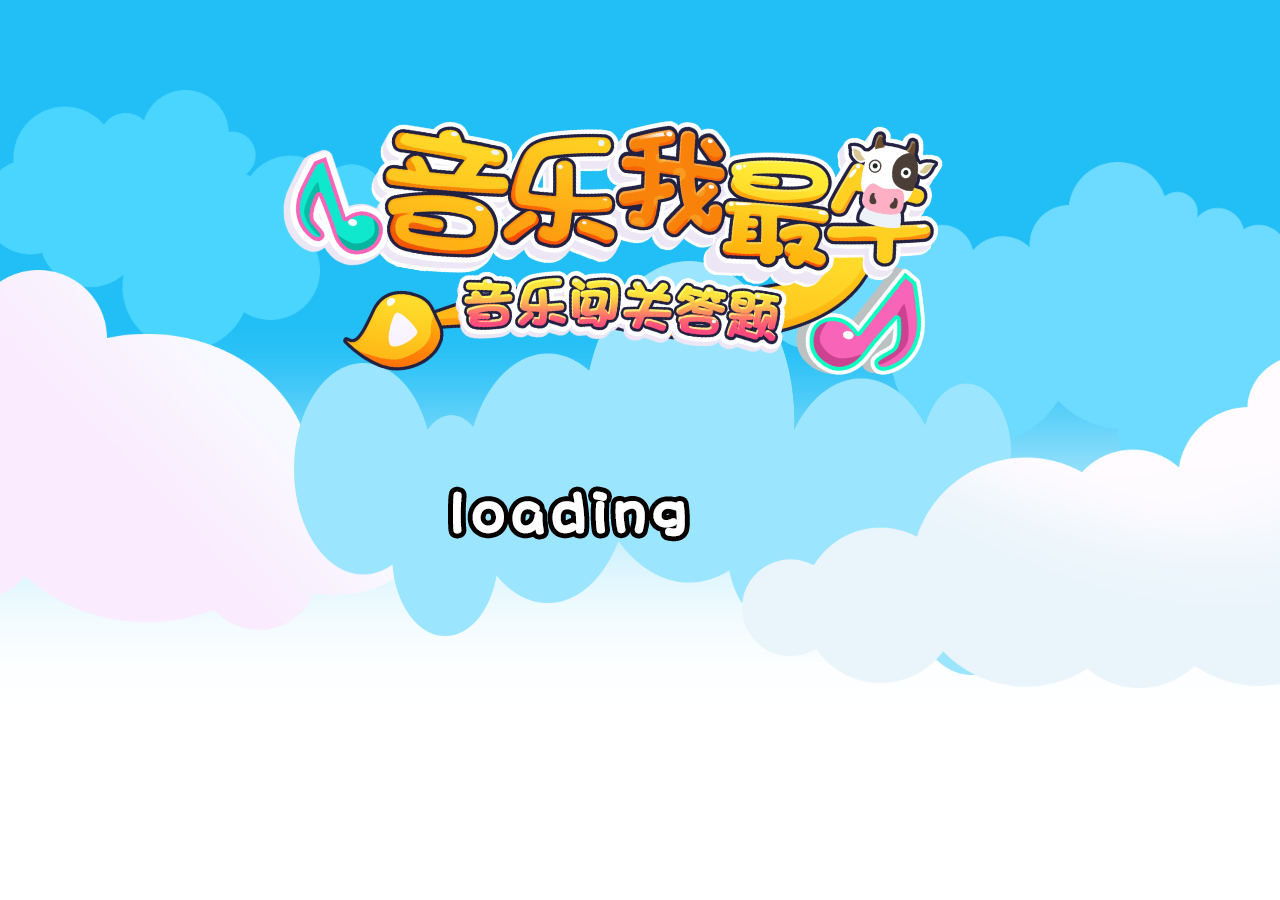
<file: miguwozuiniu/index.html>
<!DOCTYPE html>
<html>
	<head> 
		<meta charset="utf-8" />
		<title></title>
		<meta name="viewport" width="device-width">
		<link rel="stylesheet" type="text/css" href="css/index.css"/>
		<style type="text/css">
 		.indexbackgroundimgindex8{width: 51%; position: absolute; top: 9%; left: 22%; z-index: 9;display: block;
 		transform: rotate(10deg);
 		-webkit-transform: rotate(10deg);
 		-moz-transform: rotate(10deg);
 		-o-transform: rotate(10deg);
 		-ms-transform: rotate(10deg);
 		}
  		.lodingindex{position: absolute; top: 54%; left: 35%; z-index: 9; display: block;} 
		</style>
 	</head>
	<body >
		<div class="indexbackgroundimg">
			<img id="index1" class="index1" src="img/indeximg/home_background.png"/>
			<img id="index2" class="index2" src="img/indeximg/home_left_wind.png"/>
			<img id="index3" class="index3"  src="img/indeximg/home_top_left_wind.png"/>
			<img id="index4" class="index4" src="img/indeximg/home_top_right_wind.png"/>
			<img id="index5" class="index5" src="img/indeximg/home_right_wind.png"/>
			<img id="index6" class="index6" src="img/indeximg/home_center_wind.png"/>
			<img id="index7" class="index7" src="img/indeximg/home_bottom.png"/>
			 <img id="indexbackgroundimgindex8" class="indexbackgroundimgindex8"  src="img/indeximg/home_title.png"/>
			<!-- <img  class="lodingindex" src="img/indeximg/home_head_nor.png"/>-->
			 <img  class="lodingindex" src="img/indeximg/splash_loading.png"/>
			 
		</div> 
		<script src="js/alljs/indexJquery.js" type="text/javascript" charset="utf-8"></script>
		<script type="text/javascript">
			setTimeout(function(){
				window.location.href="./kuwomuisc/indexone.html";
			},3000);
		</script>
	</body>
</html>
</file>
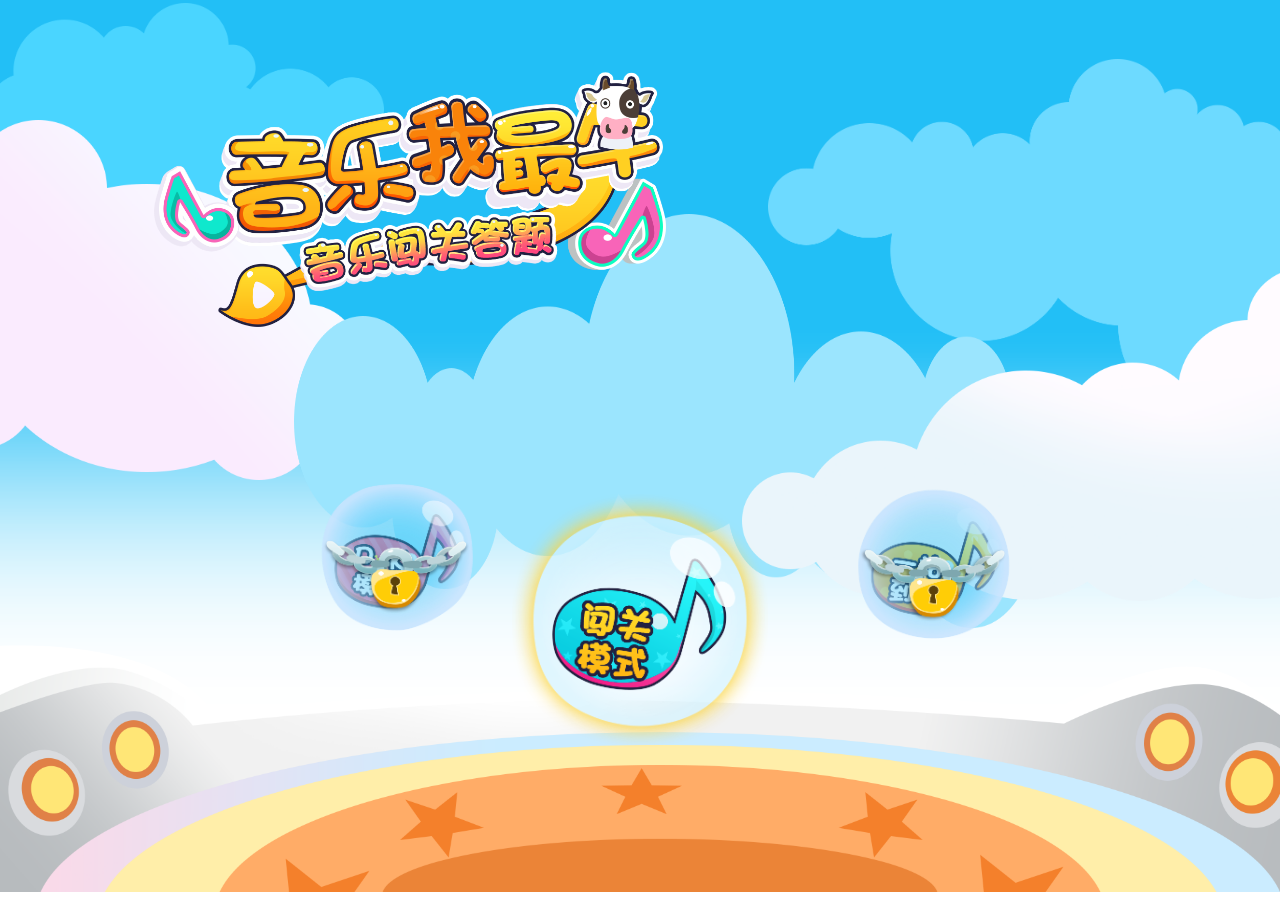
<file: miguwozuiniu/kuwomuisc/indexone.html>
<!DOCTYPE html>
<html>
	<head> 
		<meta charset="utf-8" />
		<title></title>
		<meta name="viewport" width="device-width">
		<!--<link rel="stylesheet" type="text/css" href="../css/index.css?v=111"/>-->
		<link rel="stylesheet" type="text/css" href="../css/index.css"/>
		<style type="text/css">
		 
		</style>
 	</head>
	<body  >
		<div class="indexbackgroundimg">
			<img id="index1" class="index1" src="../img/indeximg/home_background.png"/>
			<img id="index2" class="index2" src="../img/indeximg/home_left_wind.png"/>
			<img id="index3" class="index3"  src="../img/indeximg/home_top_left_wind.png"/>
			<img id="index4" class="index4" src="../img/indeximg/home_top_right_wind.png"/>
			<img id="index5" class="index5" src="../img/indeximg/home_right_wind.png"/>
			<img id="index6" class="index6" src="../img/indeximg/home_center_wind.png"/>
			<img id="index7" class="index7" src="../img/indeximg/home_bottom.png"/>
			<img id="index8" class="index8" src="../img/indeximg/home_title.png"/>
			 <div id="" class="class-4-2"> </div>
			 <div id="" class="class-4-1">  
			 <a   id="category-menu-1" href="javascript:;" class="index910 category-selected ">
				<img class="index9" src="../img/indeximg/home_head_nor.png"/>
				<img class="index10" src="../img/indeximg/touxiangimg.png"/>
			 	<span id="index11" class="index11" id="">中国</span>
			</a>
			</div> 
			
			<img id="pkMode" class="normal" classSelectedActive ="game-button" src="../img/indeximg/home_pk_lock.png"/>
			<img id="gateMode" class="selected" classSelectedActive ="game-button" src="../img/indeximg/home_advance_sel.png"/>
			<img id="standingMode" class="normal" classSelectedActive ="game-button" src="../img/indeximg/home_match_lock.png"/>
			
		</div> 
		<div id="" style="position: absolute;top: 20%;z-index: 999;">
			
		 
		<!--<span ><a onclick="javascript:bg_stop();" href="javascript:void(0);">背景音乐停止</a></span>  <span ><a onclick="javascript:bg_start();" href="javascript:void(0);">背景音乐开始</a></span>-->
		 </div>
		 <div id="lignqujiangli-ran" class="indexonelingshang" style="display: none;">
		 	<div class="indexonelingshang-content">
		 		<img class="id-1" src="../img/indeximg/signImg/sign_in.png"/>
		 		<div id="">
		 			<img class="huoqu1"  src="../img/indeximg/signImg/reward_nor.png"/>
		 			<img class="huoqu-text1" src="../img/indeximg/signImg/sign_in_reward_day.png"/>
		 			<img class="huoqu-text1 huoqu-right" src="../img/indeximg/signImg/sign_in_get_reward.png"/>
		 			<span id="" class="huoqu-day-1">第1天</span>
		 			<img class="huoqu-num-1" src="../img/indeximg/signImg/sign_in_1.png"/>
		 			<img class="huoqu-num-1-1" src="../img/indeximg/signImg/sign_in_0.png"/>
		 		</div>
		 		<div id="">
		 			<img class="huoqu2"  src="../img/indeximg/signImg/reward_nor.png"/>
		 			<img class="huoqu-text2" src="../img/indeximg/signImg/sign_in_reward_day.png"/>
		 			<img class="huoqu-text2 huoqu-right" src="../img/indeximg/signImg/sign_in_get_reward.png"/>
		 			<span id="" class="huoqu-day-2">第2天</span>
		 			<img class="huoqu-num-2" src="../img/indeximg/signImg/sign_in_2.png"/>
		 			<img class="huoqu-num-2-2" src="../img/indeximg/signImg/sign_in_0.png"/>
		 		</div>		 
		 		<div id="">	 
		 			<img class="huoqu3"  src="../img/indeximg/signImg/reward_sel.png"/>
		 			<img class="huoqu-text3" src="../img/indeximg/signImg/sign_in_reward_day.png"/>
		 			<img class="huoqu-text3 huoqu-right" src="../img/indeximg/signImg/sign_in_get_reward.png"/>
		 			<span id="" class="huoqu-day-3">第3天</span>
		 			<img class="huoqu-num-3" src="../img/indeximg/signImg/sign_in_3.png"/>
		 			<img class="huoqu-num-3-3" src="../img/indeximg/signImg/sign_in_0.png"/>
		 		</div>		 
		 		<div id="">	 
		 			<img class="huoqu4"  src="../img/indeximg/signImg/reward_nor.png"/>
		 			<img class="huoqu-text4" src="../img/indeximg/signImg/sign_in_reward_day.png"/>
		 			<img class="huoqu-text4 huoqu-right" src="../img/indeximg/signImg/sign_in_get_reward.png"/>
		 			<span id="" class="huoqu-day-4">第4天</span>
		 			<img class="huoqu-num-4" src="../img/indeximg/signImg/sign_in_4.png"/>
		 			<img class="huoqu-num-4-4" src="../img/indeximg/signImg/sign_in_0.png"/>
		 		</div>		 
		 		<div id="">	 
		 			<img class="huoqu5"  src="../img/indeximg/signImg/reward_nor.png"/>
		 			<img class="huoqu-text5" src="../img/indeximg/signImg/sign_in_reward_day.png"/>
		 			<img class="huoqu-text5 huoqu-right" src="../img/indeximg/signImg/sign_in_get_reward.png"/>
		 			<span id="" class="huoqu-day-5">第5天</span>
		 			<img class="huoqu-num-5" src="../img/indeximg/signImg/sign_in_5.png"/>
		 			<img class="huoqu-num-5-5" src="../img/indeximg/signImg/sign_in_0.png"/>
		 		</div>			
		 		<div id="">	 
		 			<img class="huoqu6"  src="../img/indeximg/signImg/reward_nor.png"/>
		 			<img class="huoqu-text6" src="../img/indeximg/signImg/sign_in_reward_day.png"/>
		 			<img class="huoqu-text6 huoqu-right" src="../img/indeximg/signImg/sign_in_get_reward.png"/>
		 			<span id="" class="huoqu-day-6">第6天</span>
		 			<img class="huoqu-num-6" src="../img/indeximg/signImg/sign_in_7.png"/>
		 			<img class="huoqu-num-6-6" src="../img/indeximg/signImg/sign_in_0.png"/>
		 		</div>	
		 		<div id="">	 
		 			<img class="huoqu7"  src="../img/indeximg/signImg/reward_nor.png"/>
		 			<img class="huoqu-text7" src="../img/indeximg/signImg/sign_in_reward_day.png"/>
		 			<img class="huoqu-text7 huoqu-right" src="../img/indeximg/signImg/sign_in_get_reward.png"/>
		 			<span id="" class="huoqu-day-7">第7天</span>
		 			<img class="huoqu-num-7" src="../img/indeximg/signImg/sign_in_9.png"/>
		 			<img class="huoqu-num-7-7" src="../img/indeximg/signImg/sign_in_0.png"/>
		 		</div>	
		 		<div id="">	 
		 			<!--<img class="huoqu8" src="../img/indeximg/reward_nor.png"/>-->
		 			<img class="huoqu8"  src="../img/indeximg/signImg/reward_nor.png"/>
		 			<img  class="huoqu-text8" src="../img/indeximg/signImg/sign_in_reward_day.png"/>
		 			<img class="huoqu-text8 huoqu-right" src="../img/indeximg/signImg/sign_in_get_reward.png"/>
		 			<span id="" class="huoqu-day-8">第8天</span>
		 			<img class="huoqu-num-8" src="../img/indeximg/signImg/sign_in_9.png"/>
		 			<img class="huoqu-num-8-8" src="../img/indeximg/signImg/sign_in_0.png"/>
		 		</div>	
		 		<div id="" class="tishiyu">
		 			恭喜你获得签到奖励！连续<span>7</span>天以上登录任何可获得<span>最高奖励</span>
		 		</div>
		 			 <img classSelectedActive="tanchucengactive" id="lignqujiangli-ran-1" class="querenlingjian" src="../img/indeximg/signImg/get_reward.png"/>
		 			 <img classSelectedActive="sgin-button" class="querenlingjian" src="../img/indeximg/signImg/get_reward.png" style="width: 20%; position: absolute; top: 99%; left: 22%;"/>
		 	</div>
		 </div>
		 <div id="onbackGame" class="onbackGame" style="display: none;">
		 	<div class="onbackGameChild">
		 		<div class="onbackGameChildl" style="">
		 			<span id="" class="onbackGameChildtext">
		 				确定要退出游戏？
		 			</span>
		 			<img src="../img/chuangguanImg/dialog_bg_no.png"/>
		 		</div>
		 		<div class="">
		 			<img id="IBVExit" src="../img/indeximg/sure_btn_exit_nor.png"/>
		 			<img id="IBVCancel" class="iconSelected" src="../img/chuangguanImg/sure_btn_cancel_sel.png"/>
		 		</div> 
		 	</div>
		 </div>
		 
		<script src="http://pv.sohu.com/cityjson?ie=utf-8"></script>   
		<script src="../js/alljs/indexJquery.js" type="text/javascript" charset="utf-8"></script>
		<script src="../js/alljs/html5.js" type="text/javascript" charset="utf-8"></script>
		<script src="../js/alljs/md5.js" type="text/javascript" charset="utf-8"></script>
		<script src="../js/alljs/base64Encode.js" type="text/javascript" charset="utf-8"></script>
		<script src="../js/alljs/DES3.js" type="text/javascript" charset="utf-8"></script>
		<script src="../js/alljs/configyh.js" type="text/javascript" charset="utf-8"></script>
		<script src="../js/keyEvent.js" type="text/javascript" charset="utf-8"></script>
		<script src="../js/index.js" type="text/javascript" charset="utf-8"></script>
	</body>
</html>
</file>
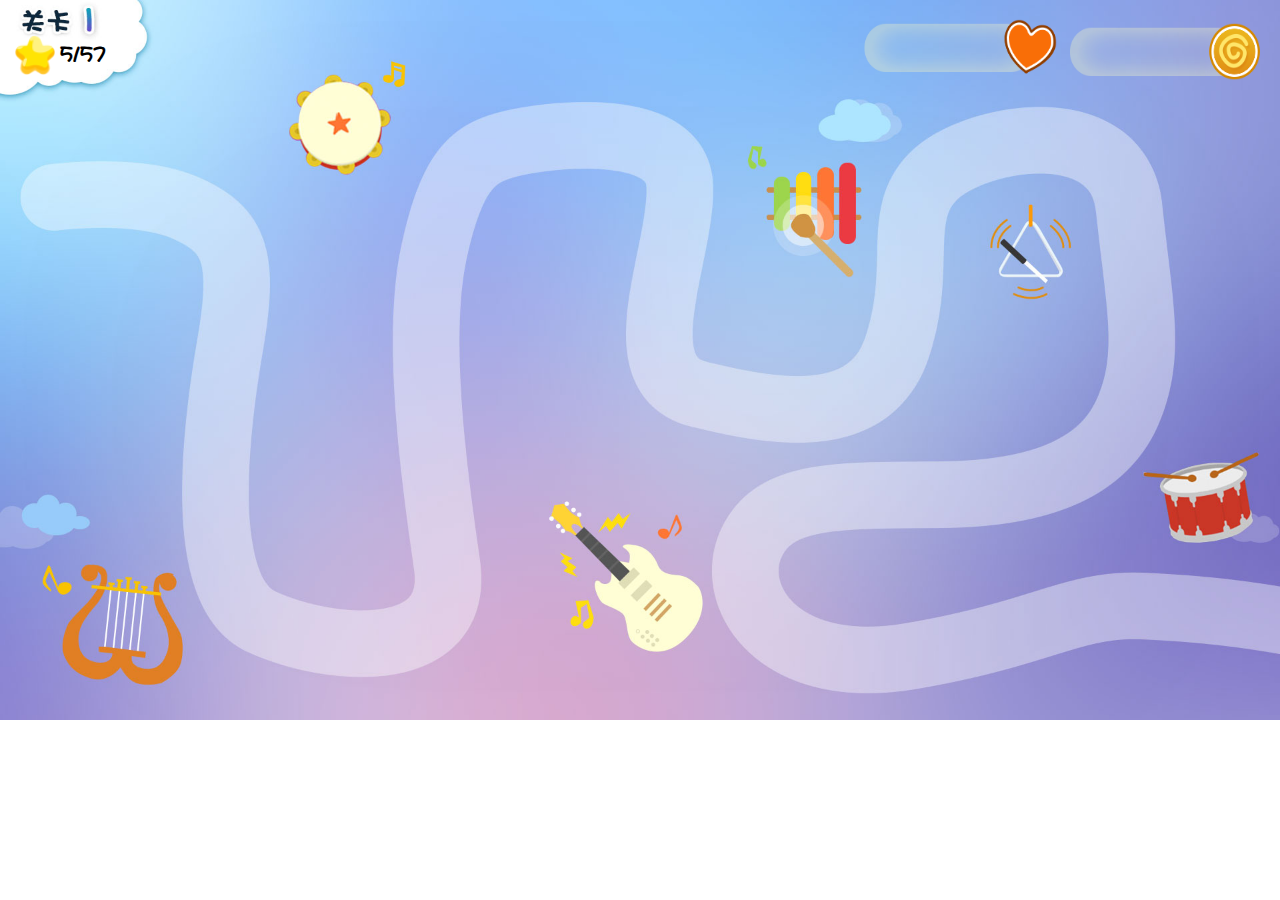
<file: miguwozuiniu/kuwomuisc/chuangguan/chuangguan.html>
<!DOCTYPE html>
<html>
	<head>
		<meta charset="UTF-8">
		<title></title>
		<link rel="stylesheet" type="text/css" href="../../css/index.css"/>
		<style type="text/css">
			.fight-num-01{width: 10%; position: absolute; left: 33px; top: 51px; z-index: 23;}
			.fight-num-11{width: 21%; position: absolute; left: 48px; top: 52px; z-index: 23;}
		.cg-starImgPosition-11{position: absolute; top: 40%; left: 62%; z-index: 22; width: 100px; height: 100px;}
		.cg-starImgPosition-12{position: absolute; top: 14%; left: 67%; z-index: 22; width: 100px; height: 100px;}
		.cg-starImgPosition-13{position: absolute; top: 9%; left: 80%; z-index: 22; width: 100px; height: 100px;}
		.cg-starImgPosition-14{position: absolute; top: 29%; left: 83%; z-index: 22; width: 100px; height: 100px;}
		.cg-starImgPosition-15{position: absolute; top: 48%; left: 81%; z-index: 22; width: 100px; height: 100px;}
		.cg-starImgPosition-16{position: absolute; top: 55%; left: 70%; z-index: 22; width: 100px; height: 100px;}
		.cg-starImgPosition-17{position: absolute; top: 65%; left: 52%;z-index: 22; width: 100px; height: 100px;}
		.cg-starImgPosition-18{position: absolute;     top: 79%; left: 67%;z-index: 22; width: 100px; height: 100px;}
		.cg-starImgPosition-19{position: absolute;   top: 72%; left: 82%;z-index: 22; width: 100px; height: 100px;}
	.fight-num-111	{ width: 10%; position: absolute; left: 50px; top: 51px; z-index: 23; }
	.timeBtn{position: absolute; right: 29%; top: 60%;}
		</style>
	</head>
	<body>
		<div id="" class="yzdd-background-img">
			<img id="leftArrow" src="../../img/chuangguanImg/chapter_arrow_left.png" />
			<img id="rightArrow" src="../../img/chuangguanImg/chapter_arrow_right.png"/>
			<div class="yzdd-ran-1">
				<span id="btnn" class="yzdd-ran-jb-222" style="display: none"></span>
				<span id="lifeCount" class="yzdd-ran-jb-22"></span>
				<span id="goldCount" class="yzdd-ran-jb-2"></span>
				<img class="yzdd-num-1" src="../../img/yzddImg/fight_life_ico_nor.png"/>
				<img class="yzdd-num-2" src="../../img/yzddImg/fight_gold_ico_nor.png"/>
			</div>
			<img class="yzdd-ran-img" src="../../img/chuangguanImg/670576ca6d15415b93d98e096a927e7b.jpg"/>
			<img id="starInfoImg" src="../../img/chuangguanImg/chapter_star.png" />
			<div id="userStarCount">5/57</div>
			<div id="sectionContaner"></div>
		</div>
		
		<div id="lackView" class="floatingLayerContaner">
			<div id="LVContainer" class="absoluteCenterView">
				<img id="LVBG" src="../../img/chuangguanImg/dialog_bg_no.png" />
				<div id="LVTip" class="absoluteCenterViewX">体力值用完了，要不兑换点？</div>
				<img id="LVCancel" src="../../img/chuangguanImg/sure_btn_cancel_nor.png" />
				<img id="LVShop" class="iconSelected" src="../../img/chuangguanImg/shop_btn_buy_sel.png" />
			</div>
		</div>
		
		<div id="lackStarView" class="floatingLayerContaner">
			<div id="LSVContainer" class="absoluteCenterView">
				<img id="LSVBG" src="../../img/chuangguanImg/dialog_bg_no.png" />
				<div id="LSVTip" class="absoluteCenterViewX"></div>
				<img id="LSVCollection" class="iconSelected" src="../../img/chuangguanImg/remind_start_return.png" />
			</div>
		</div>
		
		<script src="../../js/alljs/indexJquery.js" type="text/javascript" charset="utf-8"></script>
		<script src="../../js/alljs/md5.js" type="text/javascript" charset="utf-8"></script>
		<script src="../../js/alljs/base64Encode.js" type="text/javascript" charset="utf-8"></script>
		<script src="../../js/alljs/DES3.js" type="text/javascript" charset="utf-8"></script>
		<script src="../../js/alljs/configyh.js" type="text/javascript" charset="utf-8"></script>
		
		<script src="../../js/keyEvent.js" type="text/javascript" charset="utf-8"></script>
		<script src="../../js/gateMode/gateSelect.js" type="text/javascript" charset="utf-8"></script>
		
	</body>
</html>
</file>
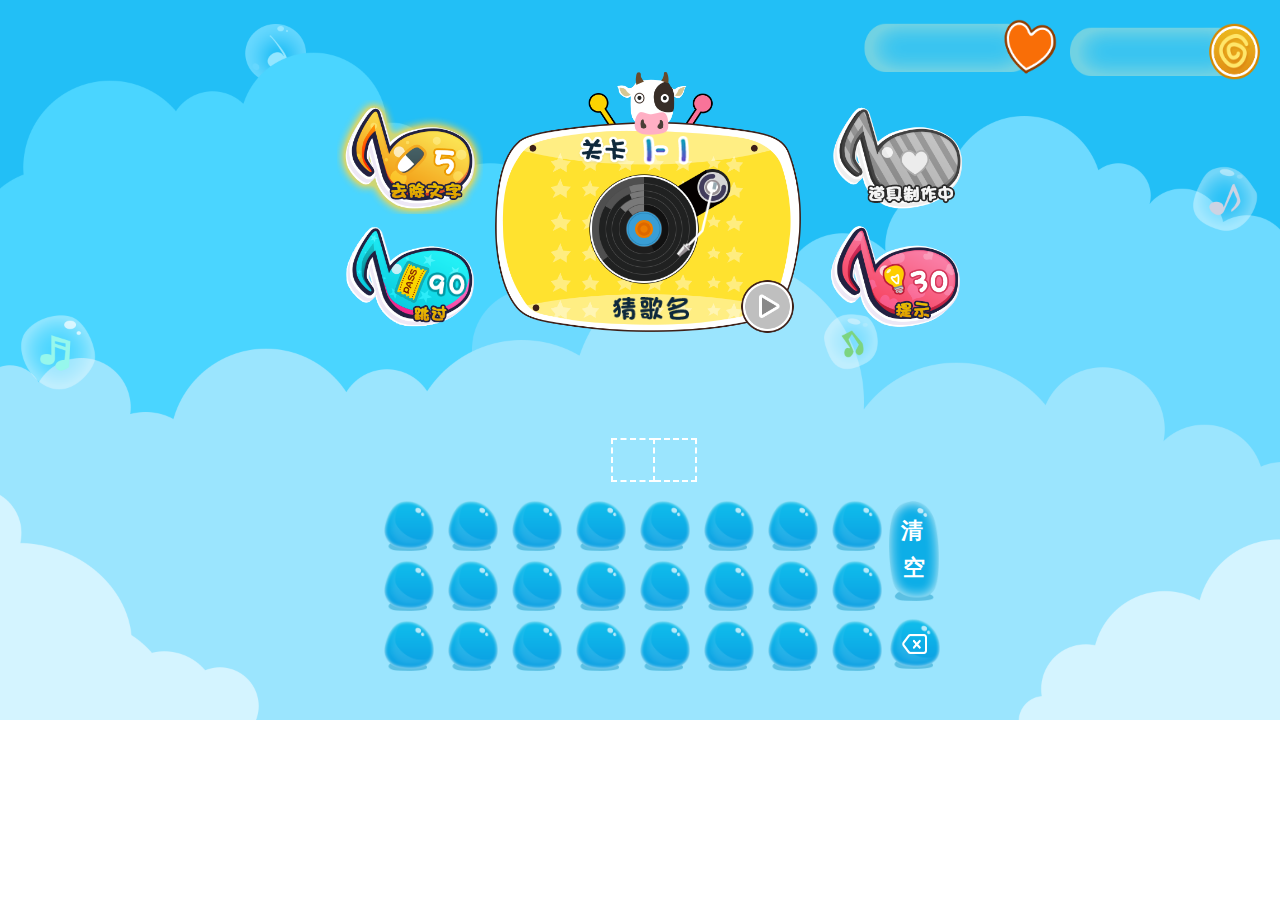
<file: miguwozuiniu/kuwomuisc/chuangguan/chuangguantwo.html>
<!DOCTYPE html>
<html>
	<head>
		<meta charset="UTF-8">
		<title></title>
		<link rel="stylesheet" type="text/css" href="../../css/index.css"/>
	</head>
	<body>
		<div id="" class="yzdd-background-img">
			<img  class="yzdd-ran-img" src="../../img/chuangguanImg/answer_bg.png"/>
			<div class="yzdd-ran-1">	
				<span id="btn" style="display: none" class="yzdd-ran-jb-222"></span>
				<span id="lifeCount" class="yzdd-ran-jb-22">10</span>
				<span id="goldCount" class="yzdd-ran-jb-2">135557</span>
				<img class="yzdd-num-1" src="../../img/yzddImg/fight_life_ico_nor.png"/>
				<img class="yzdd-num-2" src="../../img/yzddImg/fight_gold_ico_nor.png"/>
			</div>
			 <div class="now-content" >
			 	<div id="" class="now-runing-left">
			 		<img class="now-runing-leftwu" src="../../img/chuangguanImg/yellow_5.png"/>
			 		<img id="removeChar" class="now-delete-1" src="../../img/chuangguanImg/fight_move_ico_sel.png"/>
			 		<img id="skipChapter" class="now-jump-1" src="../../img/chuangguanImg/fight_pass_ico_nor.png"/>
			 		<img class="now-runing-leftjiu" src="../../img/chuangguanImg/blue_9.png"/>
			 		<img class="now-runing-leftling" src="../../img/chuangguanImg/blue_0.png"/>
			 	</div>
			 	<div id="" class="now-runing-right">
			 		<img class="now-daojuing-1" src="../../img/chuangguanImg/fight_doing_disable.png"/>
			 		<img id="tipAnswer" class="now-tishi-1" src="../../img/chuangguanImg/fight_remind_ico_nor.png"/>
			 		<img class="now-red-san" src="../../img/chuangguanImg/red_3.png"/>
			 		<img class="now-red-ling" src="../../img/chuangguanImg/red_0.png"/>
			 		
			 	</div>
			 	<div id="" class="now-runing">
			 		<img class="guangka" src="../../img/chuangguanImg/fight_content_title.png"/>
			 		<img id="detailChapterIndex" class="guangka-1" src="../../img/chuangguanImg/fight_mission1.png"/>
			 		<img class="guangka-2" src="../../img/chuangguanImg/fight_mission_divider.png"/>
			 		<img id="detailGateIndex1" class="guangka-3" src="../../img/chuangguanImg/fight_mission1.png"/>
			 		<img id="detailGateIndex2" class="guangka-4" src="../../img/chuangguanImg/fight_mission2.png"/>
			 		<img class="now-runing0" src="../../img/chuangguanImg/fight_content_top.png"/>
			 		<img class="now-runing1" src="../../img/yzddImg/fight_content_bg.png"/>
			 		<img class="now-runing2" src="../../img/yzddImg/fight_content_bottom.png"/>
			 		<img class="now-runing3" src="../../img/yzddImg/fight_content_middle.png"/>
			 		<img id="questionType" class="now-runing4" src="../../img/yzddImg/fight_content_songname.png"/>
			 		<div id="questionAsk" class="absoluteCenterViewX"></div>
			 		<img id="playBtn" class="bofanganniu" src="../../img/chuangguanImg/match_play_ico_no.png"/>
			 	</div>
			 	<div id="" class="now-title-ran">
			 		<div id="answerContainer" class="now-title-ran-center">
			 			<div id="answer1" class="now-title2-1"></div>
			 			<div id="answer2" class="now-title2-2"></div>
			 		</div>
			 	</div>
			 	<div id="" class="now-title-bottomtext"  >
			 		<div class="now-title-bottomtext-content">
			 			<div id="" class="qingkong">
			 				<span id="" class="ran-qk1">清</span>
			 				<span id="" class="ran-qk2">空</span>
			 				<img  id="clearBtn" class="qingkong-1" src="../../img/chuangguanImg/clear_btn_nor.png"/>
			 			</div>
			 			<div class="fanghuijain">
			 				<img id="deleteBtn" class="now-title-bgcolor-1" src="../../img/chuangguanImg/answer_btn_nor.png"/>
			 				<img class="delete_ico" src="../../img/chuangguanImg/answer_ico_delete.png" />
			 			</div>
			 			<div class="now-title-imgRan-1">
			 				<span id="char1" id="" class="now-title-bgtextright-1"></span>
			 				<img id="bgchar1" class="now-title-bgcolor-1" src="../../img/chuangguanImg/answer_btn_nor.png"/>
			 			</div>
			 			<div class="now-title-imgRan-1">
			 				<span id="char2" id="" class="now-title-bgtextright-1"></span>
			 				<img id="bgchar2" class="now-title-bgcolor-1" src="../../img/chuangguanImg/answer_btn_nor.png"/>
			 			</div>
			 			 <div class="now-title-imgRan-1">
			 				<span id="char3" id="" class="now-title-bgtextright-1"></span>
			 				<img id="bgchar3" class="now-title-bgcolor-1" src="../../img/chuangguanImg/answer_btn_nor.png"/>
			 			</div>
			 			<div class="now-title-imgRan-1">
			 				<span id="char4" id="" class="now-title-bgtextright-1"></span>
			 				<img id="bgchar4" class="now-title-bgcolor-1" src="../../img/chuangguanImg/answer_btn_nor.png"/>
			 			</div>
			 			<div class="now-title-imgRan-1">
			 				<span id="char5" id="" class="now-title-bgtextright-1"></span>
			 				<img id="bgchar5" class="now-title-bgcolor-1" src="../../img/chuangguanImg/answer_btn_nor.png"/>
			 			</div>
			 			<div class="now-title-imgRan-1">
			 				<span id="char6" id="" class="now-title-bgtextright-1"></span>
			 				<img id="bgchar6" class="now-title-bgcolor-1" src="../../img/chuangguanImg/answer_btn_nor.png"/>
			 			</div>
			 			<div class="now-title-imgRan-1">
			 				<span id="char7" id="" class="now-title-bgtextright-1"></span>
			 				<img id="bgchar7" class="now-title-bgcolor-1" src="../../img/chuangguanImg/answer_btn_nor.png"/>
			 			</div>
			 			<div class="now-title-imgRan-1">
			 				<span id="char8" id="" class="now-title-bgtextright-1"></span>
			 				<img id="bgchar8" class="now-title-bgcolor-1" src="../../img/chuangguanImg/answer_btn_nor.png"/>
			 			</div>
			 			<div class="now-title-imgRan-1">
			 				<span id="char9" id="" class="now-title-bgtextright-1"></span>
			 				<img id="bgchar9" class="now-title-bgcolor-1" src="../../img/chuangguanImg/answer_btn_nor.png"/>
			 			</div>
			 			<div class="now-title-imgRan-1">
			 				<span id="char10" id="" class="now-title-bgtextright-1"></span>
			 				<img id="bgchar10" class="now-title-bgcolor-1" src="../../img/chuangguanImg/answer_btn_nor.png"/>
			 			</div>
			 			<div class="now-title-imgRan-1">
			 				<span id="char11" id="" class="now-title-bgtextright-1"></span>
			 				<img id="bgchar11" class="now-title-bgcolor-1" src="../../img/chuangguanImg/answer_btn_nor.png"/>
			 			</div>
			 			<div  class="now-title-imgRan-1">
			 				<span id="char12" id="" class="now-title-bgtextright-1"></span>
			 				<img id="bgchar12" class="now-title-bgcolor-1" src="../../img/chuangguanImg/answer_btn_nor.png"/>
			 			</div>
			 			<div  class="now-title-imgRan-1">
			 				<span id="char13" id="" class="now-title-bgtextright-1"></span>
			 				<img id="bgchar13" class="now-title-bgcolor-1" src="../../img/chuangguanImg/answer_btn_nor.png"/>
			 			</div>
			 			<div  class="now-title-imgRan-1">
			 				<span id="char14" id="" class="now-title-bgtextright-1"></span>
			 				<img id="bgchar14" class="now-title-bgcolor-1" src="../../img/chuangguanImg/answer_btn_nor.png"/>
			 			</div>
			 			<div class="now-title-imgRan-1">
			 				<span id="char15"  id="" class="now-title-bgtextright-1"></span>
			 				<img id="bgchar15" class="now-title-bgcolor-1" src="../../img/chuangguanImg/answer_btn_nor.png"/>
			 			</div>
			 			<div class="now-title-imgRan-1">
			 				<span id="char16" id="" class="now-title-bgtextright-1"></span>
			 				<img id="bgchar16" class="now-title-bgcolor-1" src="../../img/chuangguanImg/answer_btn_nor.png"/>
			 			</div>
			 			<div class="now-title-imgRan-1">
			 				<span id="char17" class="now-title-bgtextright-1"></span>
			 				<img id="bgchar17" class="now-title-bgcolor-1" src="../../img/chuangguanImg/answer_btn_nor.png"/>
			 			</div>
			 			<div class="now-title-imgRan-1">
			 				<span id="char18"  class="now-title-bgtextright-1"></span>
			 				<img id="bgchar18" class="now-title-bgcolor-1" src="../../img/chuangguanImg/answer_btn_nor.png"/>
			 			</div>
			 			<div id="" class="now-title-imgRan-1">
			 				<span id="char19" class="now-title-bgtextright-1"></span>
			 				<img id="bgchar19" class="now-title-bgcolor-1" src="../../img/chuangguanImg/answer_btn_nor.png"/>
			 			</div>
			 			<div class="now-title-imgRan-1">
			 				<span id="char20"  class="now-title-bgtextright-1"></span>
			 				<img id="bgchar20" class="now-title-bgcolor-1" src="../../img/chuangguanImg/answer_btn_nor.png"/>
			 			</div>
			 			<div  class="now-title-imgRan-1">
			 				<span id="char21" class="now-title-bgtextright-1"></span>
			 				<img id="bgchar21" class="now-title-bgcolor-1" src="../../img/chuangguanImg/answer_btn_nor.png"/>
			 			</div>
			 			<div  class="now-title-imgRan-1">
			 				<span id="char22" class="now-title-bgtextright-1"></span>
			 				<img id="bgchar22" class="now-title-bgcolor-1" src="../../img/chuangguanImg/answer_btn_nor.png"/>
			 			</div>
			 			<div class="now-title-imgRan-1">
			 				<span id="char23"  class="now-title-bgtextright-1"></span>
			 				<img id="bgchar23" class="now-title-bgcolor-1" src="../../img/chuangguanImg/answer_btn_nor.png"/>
			 			</div>
			 			<div class="now-title-imgRan-1">
			 				<span id="char24" class="now-title-bgtextright-1"></span>
			 				<img id="bgchar24" class="now-title-bgcolor-1" src="../../img/chuangguanImg/answer_btn_nor.png"/>
			 			</div>
			 			 
			 		</div> 
			 	</div>
			 </div>
		</div>
		
		<div id="answerRightView" class="floatingLayerContaner">
			<img id="answerAnimationView" class="absoluteCenterView" src="../../img/chuangguanImg/answer_result_bg.png" />
			<img id="answerRectBG" class="absoluteCenterViewX" src="../../img/chuangguanImg/answer_result_dialog.png" />
			<img id="answerEvalate" class="absoluteCenterViewX" src="../../img/chuangguanImg/answer_result_ico_perfect.png"/>
			<div id="answerText" class="absoluteCenterViewX">
				我相信
			</div>
			<img id="answerStar" class="absoluteCenterViewX" src="../../img/chuangguanImg/answer_result_star_3.png" /> 
			<div id='answerButtons' class="absoluteCenterViewX">
				<img id="answerRetry" src="../../img/chuangguanImg/answer_result_ico_retry_nor.png" />
				<img id="answerNext" class="iconSelected" src="../../img/chuangguanImg/answer_result_ico_next_sel.png" />
			</div>
		</div>
		<div id="backView" class="floatingLayerContaner">
			<div id="BVContainer" class="absoluteCenterView">
				<img id="BVBackground" src="../../img/chuangguanImg/fight_back_bg.png" />
				<div ></div>
				<img id="BVContinue" class="absoluteCenterViewY iconSelected" src="../../img/chuangguanImg/fight_ico_continu_sel.png" />
				<img id="BVSkip" class="absoluteCenterView" src="../../img/chuangguanImg/fight_pass_ico_nor.png" />
				<img id="BVExit" class="absoluteCenterViewY" src="../../img/chuangguanImg/fight_ico_return_nor.png" />
				<div id="BVSkipNum" class="absoluteCenterViewY">
					<img id="BVSkipNum1" src="../../img/chuangguanImg/blue_9.png" />
					<img id="BVSkipNum2" src="../../img/chuangguanImg/blue_0.png" />
				</div>
			</div>
		</div>
		<div id="lackView" class="floatingLayerContaner">
			<div id="LVContainer" class="absoluteCenterView">
				<img id="LVBG" src="../../img/chuangguanImg/dialog_bg_no.png" />
				<div id="LVTip" class="absoluteCenterViewX">金币值用完了，要不兑换点？</div>
				<img id="LVCancel" src="../../img/chuangguanImg/sure_btn_cancel_nor.png" />
				<img id="LVShop" class="iconSelected" src="../../img/chuangguanImg/shop_btn_buy_sel.png" />
			</div>
		</div>
		<div id="shopView">
			
		</div>
		
		<script src="../../js/alljs/indexJquery.js" type="text/javascript" charset="utf-8"></script>
		<script src="../../js/alljs/md5.js" type="text/javascript" charset="utf-8"></script>
		<script src="../../js/alljs/base64Encode.js" type="text/javascript" charset="utf-8"></script>
		<script src="../../js/alljs/DES3.js" type="text/javascript" charset="utf-8"></script>
		<script src="../../js/alljs/configyh.js" type="text/javascript" charset="utf-8"></script>
		
		<script src="../../js/keyEvent.js" type="text/javascript" charset="utf-8"></script>
		<script src="../../js/gateMode/gateDetail.js" type="text/javascript" charset="utf-8"></script>
		<script src="../../js/audio.js" type="text/javascript" charset="utf-8"></script>
		
	</body>
</html>
</file>
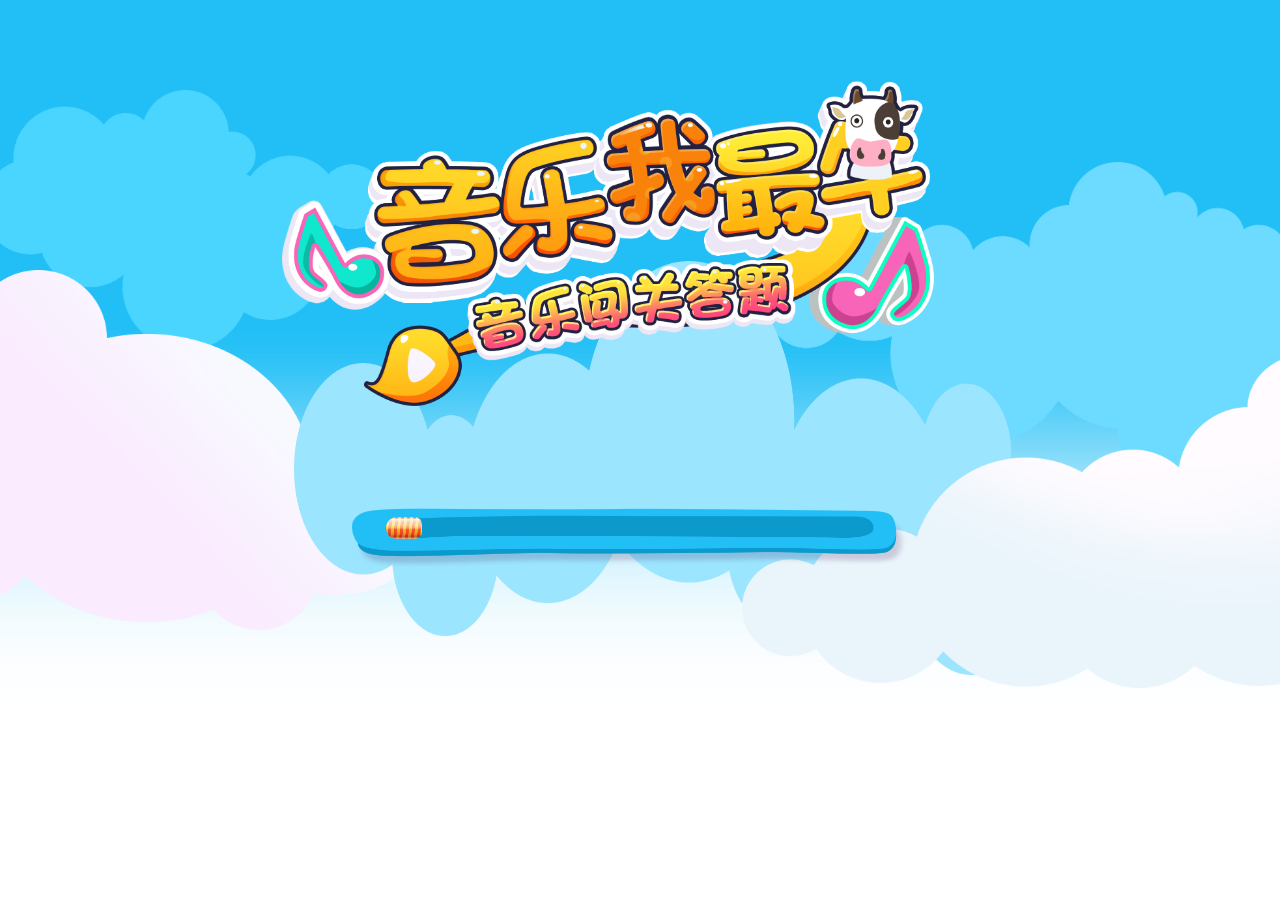
<file: miguwozuiniu/kuwomuisc/guodu/loading.html>
<!DOCTYPE html>
<html>
	<head> 
		<meta charset="utf-8" />
		<title></title>
		<meta name="viewport" width="device-width">
		<link rel="stylesheet" type="text/css" href="../../css/index.css"/>
		<link rel="stylesheet" type="text/css" href="../../css/bootstap.css"/>
		<style type="text/css">
 		.indexbackgroundimgindex8{width: 51%; position: absolute; top: 9%; left: 22%; z-index: 9;display: block;}
  		.lodingindex{position: absolute; top: 36%; left: 38%; z-index: 9;display: block;}
		.ran-loading{position: absolute; top: 56%; left: 37%; z-index: 22;}
		.progress{       width: 490px; position: absolute; left: -90px; top: 13px; z-index: 223; border-bottom-left-radius: 21px;}
		 .progress { height: 25px; background: #0c9acc; overflow: visible; border-radius: 20px; border-top: 1px solid #0c9acc; border-bottom: 1px solid #0c9acc; }
         .progress .progress-bar{ border-radius: 20px; position: relative;animation:animatepositive 8s; }
         .progress .progress-value{ display: block; padding: 3px 7px; font-size: 13px; color: #fff; border-radius: 4px; background: #191919; border: 1px solid #000; position: absolute; top: -40px; right: -10px; }
         .progress .progress-value:after{ content: ""; border-top: 10px solid #191919; border-left: 10px solid transparent; border-right: 10px solid transparent; position: absolute; bottom: -6px; left: 26%; }
          
            @keyframes animatepositive{ 0% { width: 0px; } }
            @-webkit-keyframes animatepositive{ 0% { width: 0px; } }
            @-moz-keyframes animatepositive{ 0% { width: 0px; } }
            @-ms-keyframes animatepositive{ 0% { width: 0px; } }
            @-o-keyframes animatepositive{ 0% { width: 0px; } }
           
        .loadingme{ position: absolute; left: -88px; top: 13px; z-index: 1111; height: 22px; width: 0px; border-top-left-radius: 15px; border-bottom-left-radius: 15px;
        border-bottom-right-radius: 10px; border-top-right-radius: 10px; }
        #loadinghide{position: fixed;left: 0;top: 0;right: 0;bottom: 0;}
		</style>
 	</head>
	<body >
		<div id="loadinghide">
			<div class="indexbackgroundimg">
			<img id="index1" class="index1" src="../../img/indeximg/home_background.png"/>
			<img id="index2" class="index2" src="../../img/indeximg/home_left_wind.png"/>
			<img id="index3" class="index3"  src="../../img/indeximg/home_top_left_wind.png"/>
			<img id="index4" class="index4" src="../../img/indeximg/home_top_right_wind.png"/>
			<img id="index5" class="index5" src="../../img/indeximg/home_right_wind.png"/>
			<img id="index6" class="index6" src="../../img/indeximg/home_center_wind.png"/>
			<img id="index7" class="index7" src="../../img/indeximg/home_bottom.png"/>
			 <img id="indexbackgroundimgindex8" class="indexbackgroundimgindex8"  src="../../img/indeximg/home_title.png"/>
			<div class="ran-loading">
				<img id="loadingme" class="loadingme" src="../../img/loading/donghua.gif"/>
			 <img id="ran-loading-0" class="ran-loading-0" src="../../img/loading/pk_progress0.png"/>
			 </div>
		</div>
			</div>
		<script src="../../js/alljs/indexJquery.js"></script>
		<script src="../../js/alljs/bootstap.js" type="text/javascript" charset="utf-8"></script>
 		<script type="text/javascript">
 		$(function(){
 			$("#loadingme").stop().animate({"width":"488px"},4000);	
 			setTimeout(function(){
 				$("#loadinghide").hide();
 			},4300)
 		})
 		 </script>
	</body>
</html>
</file>
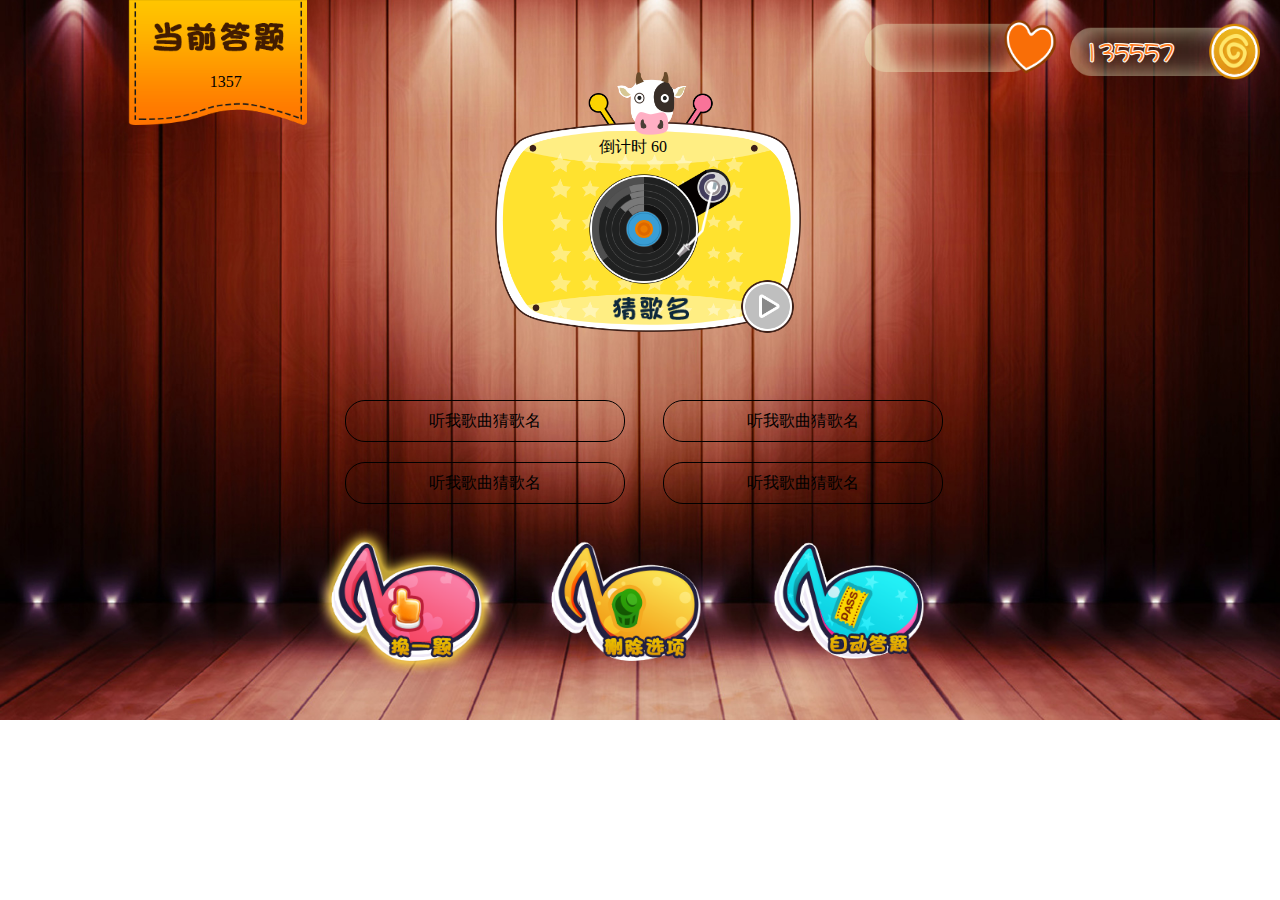
<file: miguwozuiniu/kuwomuisc/guodu/nowdati.html>
<!DOCTYPE html>
<html>
	<head>
		<meta charset="UTF-8">
		<title></title>
		<link rel="stylesheet" type="text/css" href="../../css/index.css"/>
	</head>
	<body>
		<div id="" class="yzdd-background-img">
			<img class="yzdd-ran-img" src="../../img/yzddImg/match_detail_bg.jpg"/>
			<div class="yzdd-ran-1">
				<span id="" class="now-content-danqiannum">1357</span>
				<span id="" class="yzdd-ran-jb-2">135557</span>
				
				<img class="now-dati" src="../../img/yzddImg/match_bg_count.png"/>
				<img class="yzdd-num-1" src="../../img/yzddImg/fight_life_ico_nor.png"/>
				<img class="yzdd-num-2" src="../../img/yzddImg/fight_gold_ico_nor.png"/>
			</div>
			 <div class="now-content">
			 	<div id="" class="now-runing">
			 		<!--<input type="button" id="btn" value="倒计时" onclick="settime(this)" />--> 
			 		<div id="" class="now-daojishi"><span id="">倒计时</span> <span class="now-daojishi-num" id="time">60</span></div>
			 		<img class="now-runing0" src="../../img/chuangguanImg/fight_content_top.png"/>
			 		<img class="now-runing1" src="../../img/yzddImg/fight_content_bg.png"/>
			 		<img class="now-runing2" src="../../img/yzddImg/fight_content_bottom.png"/>
			 		<img class="now-runing3" src="../../img/yzddImg/fight_content_middle.png"/>
			 		<img class="now-runing4" src="../../img/yzddImg/fight_content_songname.png"/>
			 		<img class="bofanganniu" src="../../img/chuangguanImg/match_play_ico_no.png"/>
			 		
			 	</div>
			 	<div id="" class="now-title">
			 		<div class="now-title-1">听我歌曲猜歌名</div>
			 		<div class="now-title-1">听我歌曲猜歌名</div>
			 		<div class="now-title-1">听我歌曲猜歌名</div>
			 		<div class="now-title-1">听我歌曲猜歌名</div>
			 	</div>
			 	<div id="" class="now-title-bottom">
			 		<img class="now-title-huan-1" class="" src="../../img/yzddImg/match_change_ico_nor.png"/>
			 		<img class="now-title-huan-2" src="../../img/yzddImg/match_change_ico_sel.png"/>
			 		<img class="now-title-huan-3" src="../../img/yzddImg/match_remove_ico_nor.png"/>
			 		<img class="now-title-huan-4" src="../../img/yzddImg/match_remove_ico_sel.png"/>
			 		<img class="now-title-huan-5" src="../../img/yzddImg/match_auto_ico_nor.png"/>
			 		<img class="now-title-huan-6" src="../../img/yzddImg/match_auto_ico_sel.png"/>
			 	</div>
			 </div>
		</div>
		 
<script src="../../js/yizdaodi/yizdaodi.js" type="text/javascript" charset="utf-8"></script>		 
	</body>
</html>
</file>
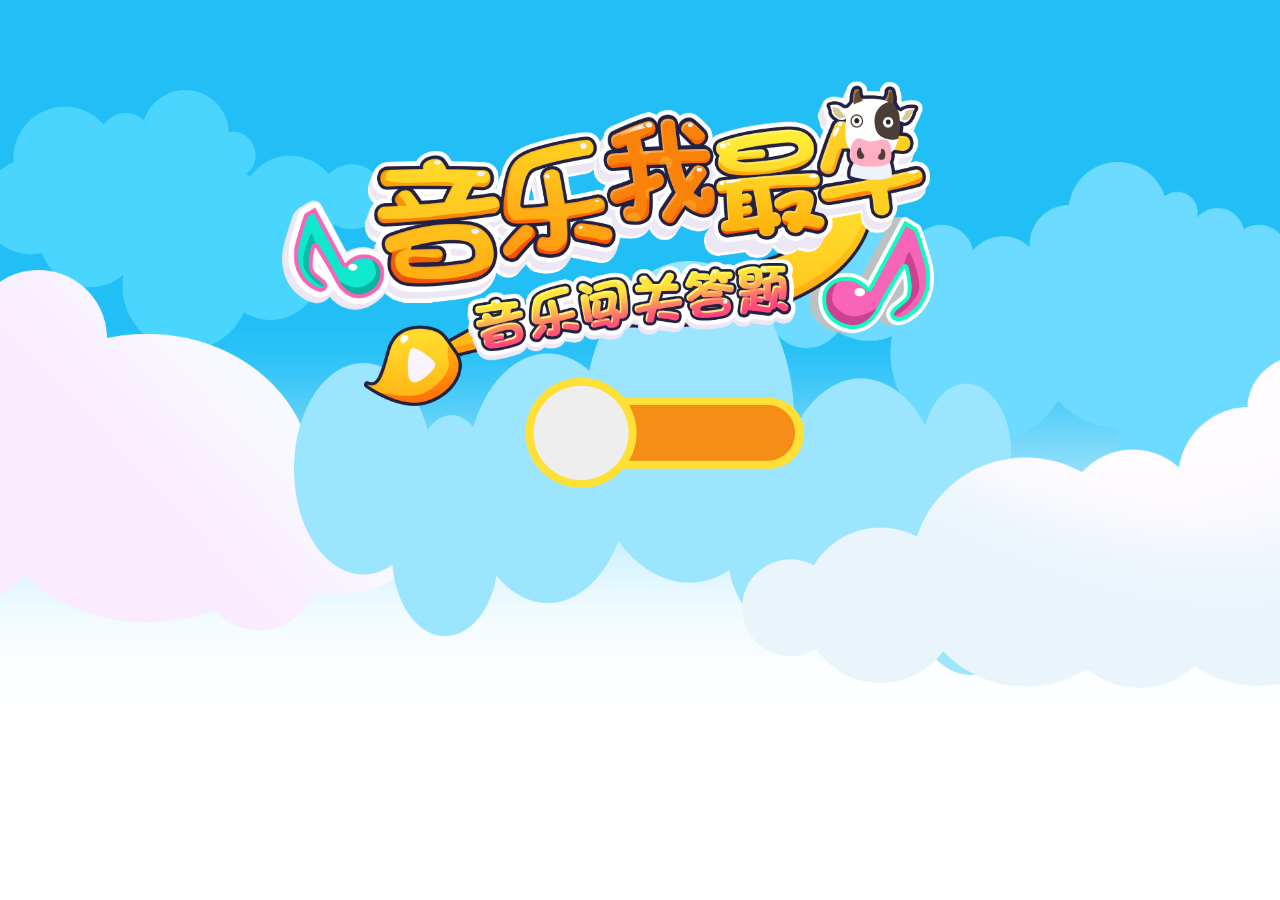
<file: miguwozuiniu/kuwomuisc/guodu/wanmingloading.html>
<!DOCTYPE html>
<html>
	<head> 
		<meta charset="utf-8" />
		<title></title>
		<meta name="viewport" width="device-width">
		<link rel="stylesheet" type="text/css" href="../../css/index.css"/>
		<style type="text/css">
 		.indexbackgroundimgindex8{width: 51%; position: absolute; top: 9%; left: 22%; z-index: 9;display: block;}
  		.lodingindex{position: absolute; top: 36%; left: 38%; z-index: 9;display: block;}
			
		</style>
 	</head>
	<body >
		<div class="indexbackgroundimg">
			<img id="index1" class="index1" src="../../img/indeximg/home_background.png"/>
			<img id="index2" class="index2" src="../../img/indeximg/home_left_wind.png"/>
			<img id="index3" class="index3"  src="../../img/indeximg/home_top_left_wind.png"/>
			<img id="index4" class="index4" src="../../img/indeximg/home_top_right_wind.png"/>
			<img id="index5" class="index5" src="../../img/indeximg/home_right_wind.png"/>
			<img id="index6" class="index6" src="../../img/indeximg/home_center_wind.png"/>
			<img id="index7" class="index7" src="../../img/indeximg/home_bottom.png"/>
			 <img id="indexbackgroundimgindex8" class="indexbackgroundimgindex8"  src="../../img/indeximg/home_title.png"/>
			 <img  class="lodingindex" src="../../img/indeximg/home_head_nor.png"/>
			 
		</div> 
		<script type="text/javascript">
		 
		</script>
	</body>
</html>
</file>
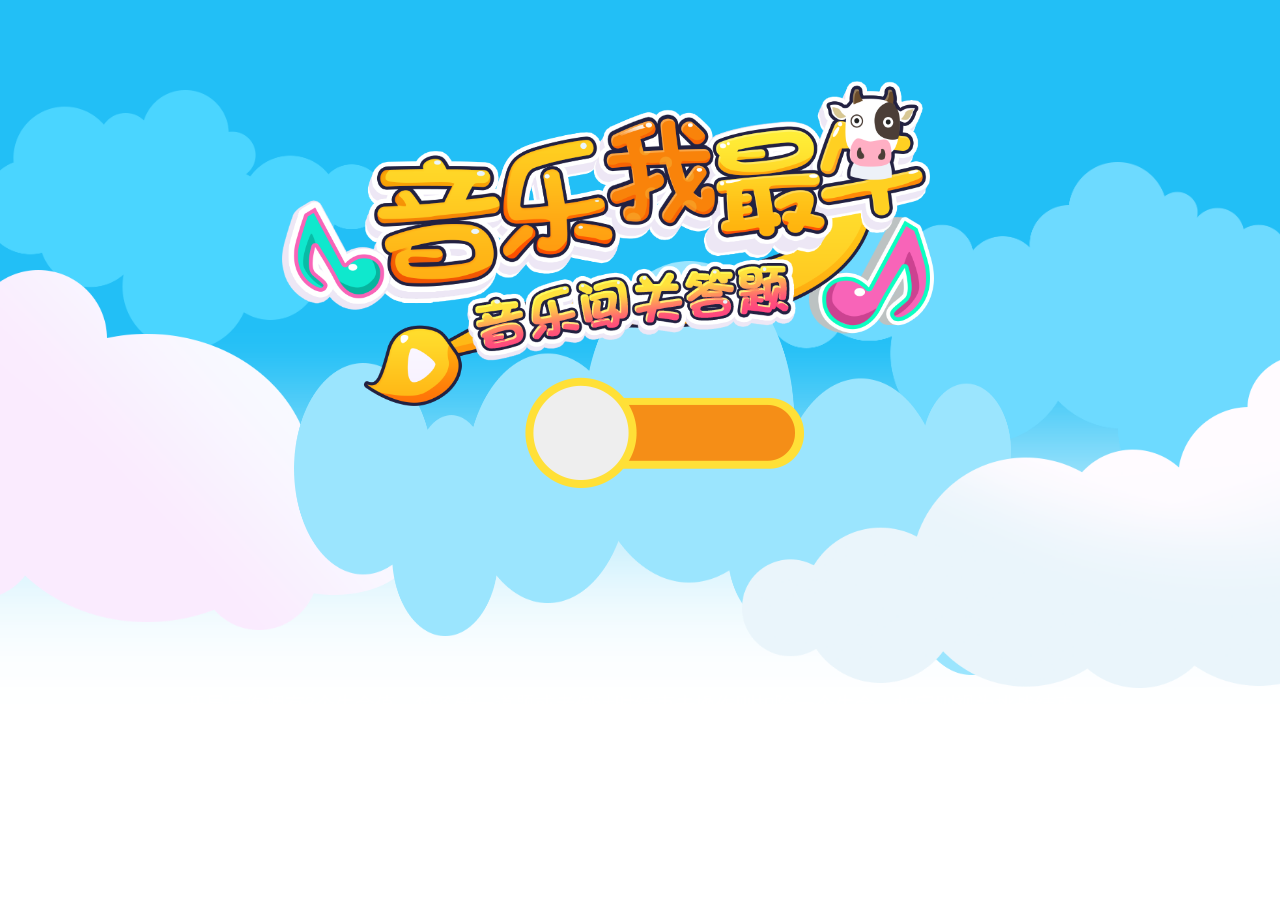
<file: miguwozuiniu/kuwomuisc/guodu/yizhandaodi.html>
<!DOCTYPE html>
<html>
	<head>
		<meta charset="UTF-8">
		<title></title>
		<link rel="stylesheet" type="text/css" href="../../css/index.css"/>
		<!--<link rel="stylesheet" type="text/css" href="../../css/bootstap.css"/>-->
		<style type="text/css">
 		.indexbackgroundimgindex8{width: 51%; position: absolute; top: 9%; left: 22%; z-index: 9;display: block;}
  		.lodingindex{position: absolute; top: 36%; left: 38%; z-index: 9;display: block;}
			
        #loadinghide{position: fixed;left: 0;top: 0;right: 0;bottom: 0;z-index: 99;}
        .positionnow{position: relative;left: 0;top: 0;right: 0;bottom: 0;}
        .yzdd-num-5{position: absolute; right: 17%;    top: 20%; height: 100%; width: 16%;}
        .yzdd-num-6{position: absolute; left: 82%; bottom: -24%; height: 100%; width: 16%;}
		</style>
	</head>
	<body>
		<div id="positionnow" class="positionnow" >
		<div id="" class="yzdd-background-img">
			<img class="yzdd-ran-img" src="../../img/yzddImg/match_bg.jpg"/>
			<div class="yzdd-ran-1">
				<span id="" class="yzdd-ran-jb-1">1357</span>
				<span id="" class="yzdd-ran-jb-2">135557</span>
				<img class="yzdd-num-1 class-2-2" src="../../img/yzddImg/fight_life_ico_nor.png"/>
				<img class="yzdd-num-5 class-2-1" src="../../img/yzddImg/fight_life_ico_nor.png"/>
				<img class="yzdd-num-2 class-3-2" src="../../img/yzddImg/fight_gold_ico_nor.png"/>
				<img class="yzdd-num-6 class-3-1" src="../../img/yzddImg/fight_gold_ico_nor.png"/>
			</div>
			<div id="" class="yzdd-content">
				<div class="yzdd-content-left">
						<div class="yzdd-content-left1"><img src="../../img/yzddImg/match_bg.jpg"/></div>
						 <div class="yzdd-content-left2">最高战绩<span>4</span>题</div>
						 <div class="yzdd-content-left3" >
						 	<img width="50%" height="50%" src="../../img/yzddImg/user_no_rank.png"/>
						 </div>
						<div class="yzdd-content-left4">
							<img class="yzdd-content-left4-1 class-1-1  " src="../../img/yzddImg/pk_ico_start_sel.png"/>
							<img class=" class-1-2 class-selected yzdd-content-left4-2" style="width: 100%;" src="../../img/yzddImg/pk_ico_start_nor.png"/>
							<!--<span id="" class="kaishi">638</span>-->
							<div class="yzdd-content-left4-all">
								<img class="yzdd-content-left4-3" src="../../img/yzddImg/sign_in_sub.png"/>
								<img class="yzdd-content-left4-4"  src="../../img/yzddImg/sign_in_3.png"/>
								<img class="yzdd-content-left4-5"  src="../../img/yzddImg/sign_in_6.png"/>
								<img class="yzdd-content-left4-6"  src="../../img/yzddImg/sign_in_8.png"/>
							</div>
						</div>
				 
				</div>
				<div class="yzdd-content-right">
					<img class="img1" src="../../img/yzddImg/match_bg_rank.png"/>	
					<img  class="img2" src="../../img/yzddImg/match_bg_list.png"/>
					<div class="yzdd-content-right-text">
						<div class="bottomran yzdd-content-right-1">
							<span id="" class="span-img-1">
								<img src="../../img/yzddImg/match_item_ico0.png"/>
							</span>
							<span id="" class="span-touxiang-1">
								<img src="../../img/yzddImg/uesr-img-1.png"/>
							</span>
							<span id="" class="span-user-name">一站到底</span>
							<span id="" class="span-user-num">209题</span>	
						</div>
						<div class="bottomran yzdd-content-right-1">
							<span id="" class="span-img-1">
								<img src="../../img/yzddImg/match_item_ico1.png"/>
							</span>
							<span id="" class="span-touxiang-1">
								<img src="../../img/yzddImg/uesr-img-1.png"/>
							</span>
							<span id="" class="span-user-name">一站到底</span>
							<span id="" class="span-user-num">209题</span>
						</div>
						<div class="bottomran yzdd-content-right-1">
							<span id="" class="span-img-1">
								<img src="../../img/yzddImg/match_item_ico2.png"/>
							</span>
							<span id="" class="span-touxiang-1">
								<img src="../../img/yzddImg/uesr-img-1.png"/>
							</span>
							<span id="" class="span-user-name">一站到底</span>
							<span id="" class="span-user-num">209题</span>
						</div>
						<div class="bottomran yzdd-content-right-1">
							<span id="" class="span-img-1">
								<img src="../../img/yzddImg/match_item_ico3.png"/>
							</span>
							<span id="" class="span-touxiang-1">
								<img src="../../img/yzddImg/uesr-img-1.png"/>
							</span>
							<span id="" class="span-user-name">一站到底</span>
							<span id="" class="span-user-num">209题</span>
						</div>
						<div class="yzdd-content-right-1">
							<span id="" class="span-img-1">
								<img src="../../img/yzddImg/match_item_ico4.png"/>
							</span>
							<span id="" class="span-touxiang-1">
								<img src="../../img/yzddImg/uesr-img-1.png"/>
							</span>
							<span id="" class="span-user-name">一站到底</span>
							<span id="" class="span-user-num">209题</span>
						</div>
					</div>
				</div>
			</div>	
		</div>
			<div id="" class="nav-ran-nav">开局后您拥有3个生命值，每答错一道题或者倒计时结束未操作则扣除一个生命，扣完则视为挑战结束；</div> 
		</div>
			
		<!--000000000000000000000000-->
		<div id="loadinghide"  >
			<div class="indexbackgroundimg">
			<img id="index1" class="index1" src="../../img/indeximg/home_background.png"/>
			<img id="index2" class="index2" src="../../img/indeximg/home_left_wind.png"/>
			<img id="index3" class="index3"  src="../../img/indeximg/home_top_left_wind.png"/>
			<img id="index4" class="index4" src="../../img/indeximg/home_top_right_wind.png"/>
			<img id="index5" class="index5" src="../../img/indeximg/home_right_wind.png"/>
			<img id="index6" class="index6" src="../../img/indeximg/home_center_wind.png"/>
			<img id="index7" class="index7" src="../../img/indeximg/home_bottom.png"/>
			 <img id="indexbackgroundimgindex8" class="indexbackgroundimgindex8"  src="../../img/indeximg/home_title.png"/>
			 <img  class="lodingindex" src="../../img/indeximg/home_head_nor.png"/>
			 
		</div> 
			</div>
		<!--00000000000000000000000000-->
		<!--弹出层shop-->
		<div id="ran-now-shophide" class="ran-now-shophide" style="display: none;">
			<div class="ran-now-shophidecontent">
				<img class="ran-now-bg" src="../../img/yzddImg/shop/shop_bg.png"/>
					<div id="" class="ran-now-num-left">
						<img src="../../img/yzddImg/shop/shop_ico_gold.png"/>
						<span id="">2000</span>
					</div>
					<div id="" class="ran-now-num-right">
						<img src="../../img/yzddImg/shop/shop_ico_heart.png"/>
						<span id="">2000</span>
					</div>
					<div id="" class="ran-now-huoqujb">
						<img class="r-bg" src="../../img/yzddImg/shop/shop_bg_tmall.png"/>
						<div id="" class="div-div">
						<img class="div-img-1" src="../../img/yzddImg/shop/shop_ico_gold_sel.png"/>
						<img class="div-img-2" src="../../img/yzddImg/shop/shop_ico_gold_sel.png"/>
						<img class="div-img-3" src="../../img/yzddImg/shop/shop_ico_gold_sel.png"/>
						<img class="div-img-4" src="../../img/yzddImg/shop/shop_ico_gold_sel.png"/>
						</div>
					</div>
					<div id="" class="ran-now-huoqujb2">
						<div id="" class="div-div">
						<img class="div-img-1" src="../../img/yzddImg/shop/shop_ico_gold_sel.png"/>
						<img class="div-img-2" src="../../img/yzddImg/shop/shop_ico_gold_sel.png"/>
						<img class="div-img-3" src="../../img/yzddImg/shop/shop_ico_gold_sel.png"/>
						<img class="div-img-4" src="../../img/yzddImg/shop/shop_ico_gold_sel.png"/>
						</div>
					</div>
			</div>
		</div>
		<!--弹出层shop-->
		
		<script src="../../js/alljs/indexJquery.js"></script>
		<script src="../../js/alljs/bootstap.js" type="text/javascript" charset="utf-8"></script>
		<script src="../../js/yzddindex.js" type="text/javascript" charset="utf-8"></script>
 		<script type="text/javascript">
 		$(function(){
 			$("#loadingme").stop().animate({"width":"488px"},4000);	
 			setTimeout(function(){
 				$("#loadinghide").hide();
 			},4500)
 		})
 		 </script>
	</body>
</html>
</file>
<file: miguwozuiniu/css/index.css>
/*@media screen and (min-width:640px) and (max-width:1280px){*/
@media screen and (min-width: 1280px) {
    * {
        padding: 0;
        margin: 0;
        list-style: none;
    }

    html {
        overflow-y: hidden;
    }

    /*********https://cloudconvert.com/ttf-to-otf*************************/
    /*@-webkit-font-face { font-family: 'ranjingqiao';
     src: url('../fonts/num.svg') format('svg');
     src: url('../fonts/num.eot') format('eot');
     src: url('../fonts/num.woff') format('woff');
     src: url('../fonts/num.otf') format('otf');
     src: url('../fonts/num.svg') format('svg');
     src: url('../fonts/num.ttf') format('truetype');
     }
      */
    @font-face {
        font-family: 'ranjingqiao';
        src: url('../fonts/num.svg') format('svg');
        src: url('../fonts/num.eot') format('eot');
        src: url('../fonts/num.woff') format('woff');
        src: url('../fonts/num.otf') format('otf');
        src: url('../fonts/num.svg') format('svg');
        src: url('../fonts/num.ttf') format('truetype'); /* Legacy iOS */
        font-stretch: condensed;
        font-style: oblique;
        font-weight: bold;
    }

    .wuyong {
        font-family: ranjingqiao;
        color: #FF6300;
        font-size: 24px;
        -webkit-text-stroke: 1px #fff;
    }

    /**********https://cloudconvert.com/ttf-to-otf************************/
    /**********************************/
    .indexbackgroundimg .index1 {
        width: 100%;
        height: auto;
        position: relative;
    }

    /*.indexbackgroundimg .index2{width: 32%; position: absolute; top: 30%; left: 0px;z-index: 2;  }*/
    .indexbackgroundimg .index2 {
        width: 32%;
        position: absolute;
        top: 30%;
        left: 0px;
        z-index: 2;
    }

    /*.indexbackgroundimg .index3{width: 30%; position: absolute; top: 10%; left: 0%;z-index: 1;}*/
    .indexbackgroundimg .index3 {
        width: 30%;
        position: absolute;
        top: 10%;
        left: 0%;
        z-index: 1;
    }

    .indexbackgroundimg .index4 {
        width: 40%;
        position: absolute;
        top: 18%;
        right: 0%;
        z-index: 1;
    }

    .indexbackgroundimg .index5 {
        width: 42%;
        position: absolute;
        top: 40%;
        right: 0%;
        z-index: 4;
    }

    .indexbackgroundimg .index6 {
        width: 58%;
        height: 46%;
        position: absolute;
        top: 29%;
        right: 19%;
        z-index: 3;
    }

    .indexbackgroundimg .index7 {
        width: 100%;
        position: absolute;
        bottom: 0;
        right: 0;
        left: 0;
        z-index: 5;
        display: none;
    }

    .indexbackgroundimg .index8 {
        width: 40%;
        position: absolute;
        top: 8%;
        left: 12%;
        z-index: 6;
    }

    .indexbackgroundimg .index9 {
        width: 150%;
        position: absolute;
        top: -61%;
        left: -14%;
        z-index: 6;
    }

    .indexbackgroundimg .index10 {
        width: 35%;
        position: absolute;
        top: 2%;
        left: 3%;
        z-index: 6;
        -webkit-border-radius: 50px;
        -moz-border-radius: 50px;
        -o-border-radius: 50px;
        -ms-border-radius: 50px;
        border-radius: 50%;
    }

    .indexbackgroundimg .index910 {
        display: none;
        height: 1px;
        font-size: 1px;
        width: 1%;
        position: absolute;
        top: 1%;
        left: 1%;
        z-index: 11;
    }

    .indexbackgroundimg .index11 {
        display: none;
        min-width: 20px;
        max-width: 80px;
        position: absolute;
        top: 29%;
        left: 52%;
        z-index: 6;
        text-align: center;
        color: #fff;
        font-weight: bold;
    }

    .indexbackgroundimg .class-1-2 {
        width: 24%;
        position: absolute;
        bottom: 24%;
        left: 43%;
        z-index: 6;
        display: none;
    }

    .indexbackgroundimg .class-1-1 {
        position: absolute;
        z-index: 6;
        left: 40%;
        top: 40%;
        width: 23%;
        display: none
    }

    .active-Img {
        display: block;
    }

    .class-2-1 {
        position: absolute;
        bottom: -236px;
        right: 17%;
        z-index: 8;
        width: 20%;
        display: block;
    }

    .class-2-2 {
        position: absolute;
        z-index: 8;
        width: 20%;
        right: 17%;
        bottom: -36%;
        display: none;
    }

    .class-3-1 {
        width: 23%;
        position: absolute;
        left: 15%;
        bottom: -46%;
        z-index: 8;
        display: none;
    }

    .class-3-2 {
        width: 17%;
        position: absolute;
        left: 82%;
        bottom: -29%;
        z-index: 8;
        display: none;
    }

    #pkMode {
        width: 20%;
        position: absolute;
        left: 21%;
        bottom: 24%;
        z-index: 8;
        display: block;
    }

    #gateMode {
        width: 20%;
        position: absolute;
        bottom: 17%;
        left: 40%;
        z-index: 6;
        display: block;
    }

    #standingMode {
        width: 20%;
        position: absolute;
        z-index: 8;
        right: 17%;
        bottom: 23%;
        display: block;
    }

    .normal {
        animation: none;
    }

    .selected {
        animation: LargeSmall 1s infinite alternate;
        -webkit-animation: LargeSmall 1s infinite alternate;
    }

    .personSelected {
        animation: LargeSmall 1s infinite alternate;
        -webkit-animation: LargeSmall 1s infinite alternate;
    }

    @keyframes LargeSmall {
        0% {
            transform: scale(1.1);
        }
        100% {
            transform: scale(1.2);
        }
    }
    @-webkit-keyframes LargeSmall {
        0% {
            -webkit-transform: scale(1.1);
        }
        100% {
            -webkit-transform: scale(1.2);
        }
    }

    /*********************浮尘获取奖励**********************/
    .indexonelingshang {
        position: fixed;
        top: 0;
        left: 0;
        right: 0;
        bottom: 0;
        background-color: #101010;
        opacity: .9;
        z-index: 99;
    }

    .indexonelingshang-content {
        margin-left: 24%;
        margin-top: 5%;
        position: relative;
    }

    .id-1 {
        width: 69%;
        height: 76%;
    }

    /*.breadcrumb-color{width: 64%; height: 300px; background-color: yellow; position: absolute; top: 36%; left: 2%; border-radius: 4%;}*/
    .huoqu1 {
        width: 13%;
        height: 21%;
        position: absolute;
        left: 3%;
        top: 38%;
        display: block;
    }

    .huoqu2 {
        width: 13%;
        height: 21%;
        position: absolute;
        left: 19%;
        top: 38%;
    }

    .huoqu3 {
        width: 13%;
        height: 21%;
        position: absolute;
        left: 34%;
        top: 38%;
    }

    .huoqu4 {
        width: 13%;
        height: 21%;
        position: absolute;
        left: 50%;
        top: 38%;
    }

    .huoqu5 {
        width: 13%;
        height: 21%;
        position: absolute;
        left: 3%;
        top: 64%;
    }

    .huoqu6 {
        width: 13%;
        height: 21%;
        position: absolute;
        left: 19%;
        top: 64%;
    }

    .huoqu7 {
        width: 13%;
        height: 21%;
        position: absolute;
        left: 34%;
        top: 64%;
    }

    .huoqu8 {
        width: 13%;
        height: 21%;
        position: absolute;
        left: 50%;
        top: 64%;
    }

    .huoqu-right {
        display: none;
    }

    .huoqu-text1 {
        width: 9%;
        position: absolute;
        left: 4%;
        top: 36%;
    }

    .huoqu-day-1 {
        position: absolute;
        left: 6.5%;
        top: 37%;
        color: #fff;
    }

    .huoqu-text2 {
        width: 9%;
        position: absolute;
        left: 20%;
        top: 36%;
    }

    .huoqu-day-2 {
        position: absolute;
        left: 22.5%;
        top: 37%;
        color: #fff;
    }

    .huoqu-text3 {
        width: 9%;
        position: absolute;
        left: 35%;
        top: 36%;
    }

    .huoqu-day-3 {
        position: absolute;
        left: 37.5%;
        top: 37%;
        color: #fff;
    }

    .huoqu-text4 {
        width: 9%;
        position: absolute;
        left: 50%;
        top: 36%;
    }

    .huoqu-day-4 {
        position: absolute;
        left: 52.5%;
        top: 37%;
        color: #fff;
    }

    .huoqu-text5 {
        width: 9%;
        position: absolute;
        left: 4%;
        top: 62%;
    }

    .huoqu-day-5 {
        position: absolute;
        left: 6.5%;
        top: 63%;
        color: #fff;
    }

    .huoqu-text6 {
        width: 9%;
        position: absolute;
        left: 20%;
        top: 62%;
    }

    .huoqu-day-6 {
        position: absolute;
        left: 23%;
        top: 64%;
        color: #fff;
    }

    .huoqu-text7 {
        width: 9%;
        position: absolute;
        left: 35%;
        top: 62%;
    }

    .huoqu-day-7 {
        position: absolute;
        left: 38%;
        top: 64%;
        color: #fff;
    }

    .huoqu-text8 {
        width: 9%;
        position: absolute;
        left: 51%;
        top: 62%;
    }

    .huoqu-day-8 {
        position: absolute;
        left: 54%;
        top: 64%;
        color: #fff;
    }

    .querenlingjian {
        width: 20%;
        position: absolute;
        top: 99%;
        left: 22%;
    }

    .tishiyu {
        font-weight: bold;
        position: absolute;
        top: 88%;
        left: 12%;
        color: #ff4c00;
    }

    .tishiyu span {
        color: blue;
        font-weight: bold;
    }

    /*******************数字*****************************/
    .huoqu-num-1 {
        width: 1%;
        position: absolute;
        top: 49%;
        left: 8%;
    }

    .huoqu-num-1-1 {
        width: 2%;
        height: 6%;
        position: absolute;
        top: 49%;
        left: 9.5%;
    }

    .huoqu-num-2 {
        width: 2.5%;
        position: absolute;
        top: 48%;
        left: 24%;
    }

    .huoqu-num-2-2 {
        width: 2%;
        height: 6%;
        position: absolute;
        top: 48%;
        left: 26.5%;
    }

    .huoqu-num-3 {
        width: 2.5%;
        position: absolute;
        top: 48%;
        left: 38.5%;
    }

    .huoqu-num-3-3 {
        width: 2%;
        height: 6%;
        position: absolute;
        top: 48%;
        left: 41.5%;
    }

    .huoqu-num-4 {
        width: 2.5%;
        position: absolute;
        top: 48%;
        left: 54.5%;
    }

    .huoqu-num-4-4 {
        width: 2%;
        height: 6%;
        position: absolute;
        top: 48%;
        left: 57%;
    }

    .huoqu-num-5 {
        width: 2.5%;
        position: absolute;
        top: 74.5%;
        left: 7.5%;
    }

    .huoqu-num-5-5 {
        width: 2%;
        height: 6%;
        position: absolute;
        top: 74.5%;
        left: 10%;
    }

    .huoqu-num-6 {
        width: 2.5%;
        position: absolute;
        top: 74.5%;
        left: 23.5%;
    }

    .huoqu-num-6-6 {
        width: 2%;
        height: 6%;
        position: absolute;
        top: 74.5%;
        left: 26%;
    }

    .huoqu-num-7 {
        width: 2.5%;
        position: absolute;
        top: 74.5%;
        left: 38.5%;
    }

    .huoqu-num-7-7 {
        width: 2%;
        height: 6%;
        position: absolute;
        top: 74.5%;
        left: 41%;
    }

    .huoqu-num-8 {
        width: 2.5%;
        position: absolute;
        top: 74.5%;
        left: 54.5%;
    }

    .huoqu-num-8-8 {
        width: 2%;
        height: 6%;
        position: absolute;
        top: 74.5%;
        left: 57%;
    }

    /************一站到底页面*****************/
    .yzdd-background-img {
        position: relative;
        z-index: 0;
    }

    .yzdd-ran-img {
        width: 100%;
        height: 100%;
    }

    .yzdd-ran-1 {
        height: 50px;
        position: absolute;
        z-index: 2;
        top: 0%;
        left: 0;
        right: 0;
        padding-top: 15px;
    }

    .yzdd-num-1 {
        position: absolute;
        right: 17%;
        height: 100%;
        width: 16%;
    }

    .yzdd-num-2 {
        position: absolute;
        right: 1%;
        height: 112%;
        width: 16%;
        display: inline-block;
    }

    .yzdd-content {
        height: 500px;
        position: absolute;
        top: 6%;
        left: 0;
        right: 0;
        z-index: 33;
    }

    .yzdd-content-left {
        width: 24%;
        height: 500px;
        position: absolute;
        left: 21%;
        top: 20%;
    }

    .yzdd-ran-jb-1 {
        position: absolute;
        right: 20%;
        top: 40%;
        font-size: 20px;
        width: 119px;
        height: 40px;
        line-height: 40px;
        text-overflow: ellipsis;
        white-space: nowrap;
        overflow: hidden;
        font-family: ranjingqiao;
        color: #FF6300;
        font-size: 24px;
        font-weight: 800;
        -webkit-text-stroke: 1px #fff;
    }

    .yzdd-ran-jb-2 {
        position: absolute;
        right: 6%;
        top: 50%;
        font-size: 20px;
        width: 119px;
        height: 40px;
        line-height: 40px;
        text-overflow: ellipsis;
        white-space: nowrap;
        overflow: hidden;
        font-family: ranjingqiao;
        color: #FF6300;
        font-size: 24px;
        -webkit-text-stroke: 1px #fff;
    }

    .yzdd-content-left .yzdd-content-left1 {
        height: 100px;
        text-align: center;
    }

    .yzdd-content-left .yzdd-content-left1 img {
        width: 100px;
        height: 100px;
        -moz-border-radius: 50px;
        -webkit-border-radius: 50px;
        -ms-border-radius: 50px;
        border-radius: 50px;
    }

    .yzdd-content-left .yzdd-content-left2 {
        height: 50px;
        line-height: 50px;
        text-align: center;
        width: 100%;
    }

    .yzdd-content-left .yzdd-content-left3 {
        height: 104px;
        line-height: 76px;
        padding: 20px 0;
        text-align: center;
    }

    .yzdd-content-left .yzdd-content-left4 .yzdd-content-left4-1 {
        width: 100%;
        position: absolute;
    }

    .yzdd-content-left .yzdd-content-left4 .yzdd-content-left4-2 {
        width: 90%;
        display: none;
        position: absolute;
    }

    .yzdd-content-left4-all {
        width: 100px;
        height: 50px;
        position: absolute;
        left: 69%;
        top: 10%;
    }

    .yzdd-content-left4-3 {
        position: absolute;
        top: 90%;
        left: 11%;
        width: 16%;
    }

    .yzdd-content-left4-4 {
        position: absolute;
        top: 73%;
        left: 24%;
        width: 20%;
    }

    .yzdd-content-left4-5 {
        position: absolute;
        top: 73%;
        left: 44%;
        width: 20%;
    }

    .yzdd-content-left4-6 {
        position: absolute;
        top: 73%;
        left: 65%;
        width: 20%;
    }

    .yzdd-content-left .yzdd-content-left4 {
        position: relative;
    }

    .bofanganniu {
        width: 63px;
        position: absolute;
        left: 429px;
        top: 203px;
    }

    .kaishi {
        width: 60px;
        height: 54px;
        line-height: 54px;
        display: block;
        text-align: center;
        position: absolute;
        top: 21%;
        right: 7%;
    }

    .yzdd-content-right {
        width: 30%;
        height: 500px;
        position: absolute;
        position: absolute;
        right: 10%;
        top: 8%;
    }

    .yzdd-content-right .img1 {
        width: 100%;
        height: 100%;
        position: relative;
    }

    .yzdd-content-right .img2 {
        position: absolute;
        top: 14%;
        left: 1.5%;
        width: 96%;
        height: 84%;
    }

    .nav-ran-nav {
        color: #fff;
        position: absolute;
        bottom: -5px;
        z-index: 333333333333333;
        left: 10%;
        right: 10%;
        font-size: 20px;
        height: 50px;
        line-height: 50px;
        text-align: center;
    }

    .yzdd-content-right-text {
        width: 91%;
        height: 400px;
        position: absolute;
        top: 80px;
        left: 15px;
        border-radius: 23px;
        -webkit-border-radius: 23px;
        -moz-border-radius: 23px;
        -o-border-radius: 23px;
    }

    .yzdd-content-right-1 {
        width: 100%;
        height: 80px;
        position: relative;
    }

    .bottomran {
        border-bottom: 1px solid #08246B;
    }

    .span-img-1 {
        width: 43px;
        height: 54px;
        display: inline-block;
        margin-top: 5px;
        padding-left: 10px;
    }

    .span-touxiang-1 {
        width: 50px;
        height: 50px;
        display: inline-block;
        border-radius: 30px;
        margin-bottom: 0px;
        overflow: hidden;
    }

    .span-img-1 img {
        width: 100%;
        height: 100%;
    }

    .span-touxiang-1 img {
        width: 100%;
        height: 100%;
    }

    .span-user-name {
        width: 100px;
        height: 70px;
        line-height: 70px;
        display: inline-table;
        vertical-align: top;
    }

    .span-user-num {
        width: 85px;
        height: 70px;
        line-height: 70px;
        display: inline-block;
        vertical-align: top;
        position: absolute;
        right: 1%;
    }

    /******************当前答题页面***************/
    .now-dati {
        position: absolute;
        top: 0;
        left: 10%;
        width: 14%;
    }

    .now-content {
        width: 695px;
        height: 580px;
        position: absolute;
        top: 10%;
        left: 24%;
        right: 10%;
    }

    .now-content-danqiannum {
        width: 170px;
        height: 50px;
        line-height: 50px;
        text-align: center;
        display: block;
        position: absolute;
        left: 11%;
        top: 88%;
        z-index: 2;
    }

    .now-runing {
        position: relative;
    }

    .now-runing .now-runing0 {
        width: 17%;
        position: absolute;
        left: 42.5%;
        top: 101px;
        z-index: 2;
    }

    .now-runing .now-runing1 {
        width: 44%;
        position: absolute;
        left: 27%;
    }

    .now-runing .now-runing2 {
        width: 25%;
        position: absolute;
        left: 36%;
        top: 70px;
    }

    .now-runing .now-runing3 {
        width: 25%;
        position: absolute;
        left: 36%;
        top: 70px;
        -webkit-animation: rotate 2s infinite linear; /*匀速循环*/
        -moz-animation: rotate 2s infinite linear; /*匀速循环*/
        -o-animation: rotate 2s infinite linear; /*匀速循环*/
    }

    .now-runing .now-runing4 {
        width: 11%;
        position: absolute;
        left: 44%;
        top: 225px;
    }

    @-moz-keyframes rotate {
        0% {
            -moz-transform: rotate(0deg);
        }
        100% {
            -moz-transform: rotate(360deg);
        }
    }
    @-webkit-keyframes rotate {
        0% {
            -webkit-transform: rotate(0deg);
        }
        100% {
            -webkit-transform: rotate(360deg);
        }
    }
    @keyframes rotate {
        0% {
            transform: rotate(0deg);
        }
        100% {
            transform: rotate(360deg);
        }
    }
    .now-runing .now-daojishi {
        position: absolute;
        left: 42%;
        top: 65px;
        z-index: 4;
    }

    .now-title {
        width: 100%;
        height: 142px;
        position: absolute;
        top: 53%;
        padding-top: 20px;
    }

    .now-title-1 {
        width: 40%;
        height: 40px;
        line-height: 40px;
        text-align: center;
        border-radius: 20px;
        border: 1px solid #000;
        margin-left: 38px;
        margin-bottom: 20px;
        float: left;
    }

    .now-title-bottom {
        width: 100%;
        height: 92px;
        position: absolute;
        top: 81%;
        padding-top: 20px;
    }

    .now-title-huan-1, .now-title-huan-2 {
        position: absolute;
        top: -16px;
        left: 10px;
        width: 26%;
    }

    .now-title-huan-1 {
        display: none;
    }

    .now-title-huan-3, .now-title-huan-4 {
        position: absolute;
        top: -16px;
        left: 33%;
        width: 26%;
    }

    .now-title-huan-3 {
        display: block;
    }

    .now-title-huan-4 {
        display: none;
    }

    .now-title-huan-5, .now-title-huan-6 {
        position: absolute;
        top: -16px;
        left: 65%;
        width: 26%;
    }

    .now-title-huan-5 {
        display: block;
    }

    .now-title-huan-6 {
        display: none;
    }

    /******************loading*******************/
    .ran-loading-0 {
        width: 568px;
        height: 64px;
        position: absolute;
        top: 1px;
        left: -126px;
        z-index: 222;
    }

    /***********************chuangguan.html***************************/
    /***********************chuangguan.html***************************/
    #sectionContaner {
        position: fixed;
        top: 0;
        left: 0;
        right: 0;
        bottom: 0;
    }

    .cg-starImgPosition {
        z-index: 22;
        width: 100px;
        height: 100px;
    }

    .cg-starImgPosition-1 {
        position: absolute;
        top: 14%;
        left: 6%;
        z-index: 22;
        width: 100px;
        height: 100px;
    }

    .cg-chenge-1-1 {
        display: none;
    }

    .cg-star-3 {
        width: 100%;
    }

    .fight-num-1 {
        width: 13%;
        position: absolute;
        left: 43px;
        top: 51px;
        z-index: 23;
    }

    .fight-num-2 {
        width: 28%;
        position: absolute;
        left: 34px;
        top: 47px;
        z-index: 23;
    }

    .fight-num-3 {
        width: 28%;
        position: absolute;
        left: 34px;
        top: 47px;
        z-index: 23;
    }

    .fight-num-4 {
        width: 28%;
        position: absolute;
        left: 34px;
        top: 47px;
        z-index: 23;
    }

    .fight-num-5 {
        width: 28%;
        position: absolute;
        left: 34px;
        top: 47px;
        z-index: 23;
    }

    .fight-num-6 {
        width: 28%;
        position: absolute;
        left: 34px;
        top: 47px;
        z-index: 23;
    }

    .fight-num-7 {
        width: 28%;
        position: absolute;
        left: 34px;
        top: 47px;
        z-index: 23;
    }

    .fight-num-8 {
        width: 28%;
        position: absolute;
        left: 34px;
        top: 47px;
        z-index: 23;
    }

    .fight-num-9 {
        width: 28%;
        position: absolute;
        left: 34px;
        top: 47px;
        z-index: 23;
    }

    .cg-starImg-1 {
        width: 100%;
        height: 100%;
        position: absolute;
        top: 12px;
    }

    .cg-chenge-1 {
        width: 100%;
        position: absolute;
        top: 19px;
        display: none;
    }

    .cg-chenge-2 {
        width: 100%;
        position: absolute;
        top: 19px;
        display: none;
    }

    .cg-chenge-3 {
        width: 100%;
        position: absolute;
        top: 19px;
        display: none;
    }

    .cg-chenge-4 {
        width: 100%;
        position: absolute;
        top: 19px;
        display: none;
    }

    .cg-chenge-5 {
        width: 100%;
        position: absolute;
        top: 19px;
        display: none;
    }

    .cg-chenge-6 {
        width: 100%;
        position: absolute;
        top: 19px;
        display: none;
    }

    .cg-chenge-7 {
        width: 100%;
        position: absolute;
        top: 19px;
        display: none;
    }

    .cg-chenge-8 {
        width: 100%;
        position: absolute;
        top: 19px;
        display: none;
    }

    .cg-chenge-9 {
        width: 100%;
        position: absolute;
        top: 19px;
        display: block;
    }

    .cg-chenge-10 {
        width: 100%;
        position: absolute;
        top: 19px;
        display: none;
    }

    .cg-starImgPosition-2 {
        position: absolute;
        top: 27%;
        left: 15%;
        z-index: 22;
        width: 100px;
        height: 100px;
    }

    .cg-starImgPosition-3 {
        position: absolute;
        top: 54%;
        left: 11%;
        z-index: 22;
        width: 100px;
        height: 100px;
    }

    .cg-starImgPosition-4 {
        position: absolute;
        top: 70%;
        left: 16%;
        z-index: 22;
        width: 100px;
        height: 100px;
    }

    .cg-starImgPosition-5 {
        position: absolute;
        top: 64%;
        left: 30%;
        z-index: 22;
        width: 100px;
        height: 100px;
    }

    .cg-starImgPosition-6 {
        position: absolute;
        top: 43%;
        left: 28%;
        z-index: 22;
        width: 100px;
        height: 100px;
    }

    .cg-starImgPosition-7 {
        position: absolute;
        top: 17%;
        left: 31%;
        z-index: 22;
        width: 100px;
        height: 100px;
    }

    .cg-starImgPosition-8 {
        position: absolute;
        top: 6%;
        left: 43%;
        z-index: 22;
        width: 100px;
        height: 100px;
    }

    .cg-starImgPosition-9 {
        position: absolute;
        top: 26%;
        left: 46%;
        z-index: 22;
        width: 100px;
        height: 100px;
    }

    .cg-starImgPosition-10 {
        position: absolute;
        top: 40%;
        left: 51%;
        z-index: 22;
        width: 100px;
        height: 100px;
    }

    .cg-star {
        width: 100%;
        position: absolute;
    }

    .cg-state {
        width: 100%;
        height: 100%;
        position: absolute;
        top: 15px;
    }

    #leftArrow {
        position: absolute;
        top: 45%;
        left: 5px;
        width: 75px;
        display: none;
    }

    #rightArrow {
        position: absolute;
        top: 45%;
        right: 5px;
        width: 75px;
        display: none;
    }

    #starInfoImg {
        position: absolute;
        top: 35px;
        left: 15px;
        width: 40px;
    }

    #userStarCount {
        position: absolute;
        top: 35px;
        left: 60px;
        line-height: 40px;
        font-family: ranjingqiao;
        color: #000;
        font-size: 20px;
    }

    /**************chuangguantwo.html*********************/
    .now-runing-left {
        width: 173px;
        height: 262px;
        position: absolute;
        left: 0;
        top: 0;
    }

    .now-runing-right {
        width: 173px;
        height: 262px;
        position: absolute;
        right: 20px;
        top: 0;
    }

    .now-delete-1 {
        width: 84%;
        position: absolute;
        top: 28px;
        left: 30px;
    }

    .now-delete-2 {
        width: 84%;
        position: absolute;
        top: 28px;
        left: 30px;
        display: none;
    }

    .now-jump-1 {
        width: 84%;
        position: absolute;
        top: 147px;
        left: 30px;
    }

    .now-jump-2 {
        width: 84%;
        position: absolute;
        top: 147px;
        left: 30px;
        display: none;
    }

    .now-daojuing-1 {
        width: 84%;
        position: absolute;
        top: 28px;
        left: 15px;
    }

    .now-tishi-1 {
        width: 84%;
        position: absolute;
        top: 147px;
        left: 15px;
    }

    .now-tishi-2 {
        width: 84%;
        position: absolute;
        top: 147px;
        left: 15px;
        display: none;
    }

    .now-title2-1 {
        width: 40px;
        height: 40px;
        line-height: 40px;
        font-size: 22px;
        text-align: center;
        border: 2px dashed #fff;
        border-left: 2px dashed #fff;
        margin-bottom: 20px;
        float: left;
    }

    .now-title2-2 {
        width: 40px;
        height: 40px;
        line-height: 40px;
        font-size: 22px;
        text-align: center;
        border-top: 2px dashed #fff;
        border-right: 2px dashed #fff;
        border-bottom: 2px dashed #fff;
        margin-bottom: 20px;
        float: left;
    }

    .now-title-ran {
        width: 100%;
        position: absolute;
        top: 53%;
        padding-top: 58px;
        margin: 0 auto;
    }

    .now-title-ran-center {
        margin: 0 auto;
        width: 88px;
    }

    .now-title-bottomtext {
        width: 100%;
        height: 152px;
        position: absolute;
        top: 73%;
    }

    .now-title-bottomtext-content {
        width: 80%;
        height: 152px;
        margin: 0 auto;
    }

    .now-title-imgRan-1 {
        width: 50px;
        height: 50px;
        float: left;
        margin: 5px 7px;
    }

    .now-title-bgcolor-1 {
        width: 100%;
        height: 100%;
        display: block;
    }

    .now-title-bgcolor-2 {
        width: 100%;
        height: 100%;
        display: none;
    }

    .now-title-bgtextright-1 {
        display: block;
        width: 50px;
        height: 50px;
        line-height: 50px;
        font-size: 22px;
        text-align: center;
        position: absolute;
        color: #fff;
        font-weight: bold;
    }

    .qingkong {
        width: 50px;
        height: 115px;
        position: absolute;
        right: 10%;
    }

    .qingkong-1 {
        width: 100%;
        height: 100px;
        position: absolute;
        display: block;
        top: 5px;
        left: 6px;
    }

    .qingkong-2 {
        width: 100%;
        height: 100px;
        position: absolute;
        display: block;
        top: 5px;
        left: 6px;
        display: none;
    }

    .fanghuijain {
        width: 50px;
        height: 50px;
        position: absolute;
        right: 9%;
        top: 81%;
    }

    .ran-qk1 {
        display: block;
        width: 40px;
        height: 40px;
        font-size: 22px;
        line-height: 40px;
        font-weight: bold;
        color: #fff;
        text-align: center;
        position: absolute;
        z-index: 33;
        top: 15px;
        left: 9px;
        font-weight: bold;
    }

    .ran-qk2 {
        display: block;
        width: 40px;
        height: 40px;
        font-size: 22px;
        line-height: 40px;
        font-weight: bold;
        color: #fff;
        text-align: center;
        position: absolute;
        z-index: 33;
        top: 52px;
        left: 11px;
        font-weight: bold;
    }

    .now-runing-leftwu {
        position: absolute;
        left: 126px;
        top: 76px;
        width: 23px;
        z-index: 24;
    }

    .now-runing-leftjiu {
        width: 20px;
        position: absolute;
        top: 200px;
        left: 120px;
    }

    .now-runing-leftling {
        width: 20px;
        position: absolute;
        top: 200px;
        left: 140px;
    }

    .now-red-san {
        position: absolute;
        top: 197px;
        left: 100px;
        width: 20px;
    }

    .now-red-ling {
        position: absolute;
        top: 197px;
        left: 120px;
        width: 20px;
    }

    .guangka {
        position: absolute;
        top: 64px;
        left: 39%;
        width: 51px;
        z-index: 2;
    }

    .guangka-1 {
        position: absolute;
        right: 50%;
        top: 64px;
        z-index: 3;
        height: 29px;
    }

    .guangka-2 {
        position: absolute;
        right: 48%;
        top: 73px;
        z-index: 3;
    }

    .guangka-3 {
        position: absolute;
        right: 45%;
        top: 64px;
        z-index: 3;
        height: 29px;
    }

    .guangka-4 {
        position: absolute;
        right: 42%;
        top: 64px;
        z-index: 3;
        height: 29px;
        display: none;
    }

    #questionAsk {
        width: 35%;
        top: 120px;
        font-size: 20px;
    }

    .delete_ico {
        display: block;
        width: 25px;
        height: 20px;
        position: absolute;
        top: 15px;
        left: 12px;
    }

    .iconSelected {
        transform: scale(1.1);
        -webkit-transform: scale(1.1);
        -ms-transform: scale(1.1);
        -moz-transform: scale(1.1);
        -o-transform: scale(1.1);
    }

    .floatingLayerContaner {
        background-color: rgba(0, 0, 0, 0.8);
        position: fixed;
        top: 0;
        left: 0;
        right: 0;
        bottom: 0;
        text-align: center;
        font-size: 30px;
    }

    .absoluteCenterView {
        position: absolute;
        top: 50%;
        left: 50%;
        transform: translate(-50%, -50%);
        -webkit-transform: translate(-50%, -50%);
        -ms-transform: translate(-50%, -50%);
        -moz-transform: translate(-50%, -50%);
        -o-transform: translate(-50%, -50%);
    }

    .absoluteCenterViewX {
        position: absolute;
        left: 50%;
        transform: translateX(-50%);
        -webkit-transform: translateX(-50%);
        -ms-transform: translateX(-50%);
        -moz-transform: translateX(-50%);
        -o-transform: translateX(-50%);
    }

    .absoluteCenterViewY {
        position: absolute;
        top: 50%;
        transform: translateY(-50%);
        -webkit-transform: translateY(-50%);
        -ms-transform: translateY(-50%);
        -moz-transform: translateY(-50%);
        -o-transform: translateY(-50%);
    }

    #answerRightView {
        display: none;
    }

    #answerAnimationView {
        width: 44%;
        -webkit-animation: rotate 6s infinite linear;
        position: absolute;
        left: 28%;
        top: 2%;
    }

    #answerRectBG {
        position: absolute;
        width: 30%;
        margin: 0 auto;
        top: 20%;
    }

    #answerEvalate {
        position: absolute;
        width: 30%;
        margin: 0 auto;
        top: 12%;
    }

    #answerText {
        position: absolute;
        width: 30%;
        margin: 0 auto;
        top: 35%;
    }

    #answerStar {
        position: absolute;
        width: 20%;
        top: 45%;
    }

    #answerButtons {
        position: absolute;
        top: 65%;
        width: 30%;
        margin: 0 auto;
    }

    #answerRetry {
        margin-right: 10%;
        width: 40%;
    }

    #answerNext {
        width: 40%;
    }

    #lackView {
        display: none;
    }

    #LVContainer {
        width: 50%;
    }

    #LVBG {
        width: 100%;
    }

    #LVTip {
        top: 40%;
    }

    #LVCancel {
        width: 40%;
        margin-right: 15%;
    }

    #LVShop {
        width: 40%;
    }

    #backView {
        display: none;
    }

    #BVContainer {
        width: 50%;
    }

    #BVBackground {
        width: 100%;
    }

    #BVContinue {
        width: 25%;
        left: 10%;
    }

    #BVSkip {
        width: 25%;
    }

    #BVExit {
        width: 25%;
        right: 10%;
    }

    #BVSkipNum {
        left: 50%;
        padding: 20px;
        margin-top: 5px;
    }

    #BVSkipNum1 {
        width: 20px;
    }

    #BVSkipNum2 {
        width: 20px;
    }

    #lackStarView {
        display: none;
    }

    #LSVContainer {
        width: 50%;
    }

    #LSVBG {
        width: 100%;
    }

    #LSVTip {
        top: 35%;
    }

    #LSVCollection {
        width: 70%;
        margin-top: 20px;
    }

    /**************************nowdati.html**********************************/
    .ran-now-shophide {
        position: fixed;
        top: 0;
        left: 0;
        right: 0;
        bottom: 0;
        z-index: 999;
    }

    .ran-now-shophidecontent {
        width: 900px;
        height: 500px;
        position: absolute;
        z-index: 9991;
        left: 17%;
        top: 15%;
    }

    .ran-now-bg {
        width: 100%;
        height: 100%;
    }

    .ran-now-num-left {
        width: 200px;
        height: 50px;
        position: absolute;
        top: 10%;
    }

    .ran-now-num-left img {
        width: 100%;
        height: 100%;
    }

    .ran-now-num-left span {
        width: 180px;
        text-align: center;
        display: inline-block;
        position: absolute;
        top: 28%;
        left: 10%;
    }

    .ran-now-num-right {
        width: 200px;
        height: 50px;
        position: absolute;
        right: 1%;
        top: 10%;
    }

    .ran-now-num-right img {
        width: 100%;
        height: 100%;
    }

    .ran-now-num-right span {
        width: 180px;
        text-align: center;
        display: inline-block;
        position: absolute;
        top: 28%;
        left: -25%;
    }

    .ran-now-huoqujb {
        width: 100%;
        height: 146px;
        position: absolute;
        top: 26%;
    }

    .r-bg {
        width: 92%;
        height: 100%;
        position: absolute;
        left: 4%;
    }

    .div-div {
        width: 92%;
        height: 100%;
        position: absolute;
        left: 4%;
    }

    .div-img-1 {
        width: 15%;
        position: absolute;
        left: 10%;
    }

    .div-img-2 {
        width: 15%;
        position: absolute;
        left: 32%;
    }

    .div-img-3 {
        width: 15%;
        position: absolute;
        left: 52%;
    }

    .div-img-4 {
        width: 15%;
        position: absolute;
        left: 72%;
    }

    .ran-now-huoqujb2 {
        width: 100%;
        height: 146px;
        position: absolute;
        top: 60%;
    }

    .yzdd-ran-jb-22 {
        position: absolute;
        right: 19%;
        top: 40%;
        width: 119px;
        height: 40px;
        line-height: 40px;
        text-overflow: ellipsis;
        white-space: nowrap;
        overflow: hidden;
        font-family: ranjingqiao;
        color: #FF6300;
        font-size: 24px;
        -webkit-text-stroke: 1px #fff;
    }

    .yzdd-ran-jb-222 {
        position: absolute;
        right: 24%;
        top: 40%;
        width: 119px;
        height: 40px;
        line-height: 40px;
        text-overflow: ellipsis;
        white-space: nowrap;
        overflow: hidden;
        font-family: ranjingqiao;
        color: #000;
        font-size: 18px;
        -webkit-text-stroke: 1px #fff;
    }

    .onbackGame {
        position: fixed;
        top: 0;
        left: 0;
        right: 0;
        bottom: 0;
        /*background-color: red;*/
        z-index: 999;
        display: none;
        display: -webkit-flex;

    }

    .onbackGameChild {
        position: absolute;
        top: 50%;
        left: 50%;
        z-index: 3;
        -webkit-transform: translate(-50%, -50%);
        /*border-radius:6px ;*/
        /*background-color: blue;*/
        flex: 1;
    }

    .onbackGameChildl {
        display: -webkit-flex;
        position: relative;
    }

    .onbackGameChildtext {
        position: absolute;
        top: 50%;
        left: 50%;
        z-index: 3;
        -webkit-transform: translate(-50%, -50%);
        font-size: 36px;
        flex: 1;
    }

    .nickNameCss{
        width: 45%;
        position: absolute;
        left: 55%;
        top: 50%;
        color: #fff;
        display:inline;
        z-index: 12;
    }
}
</file>
